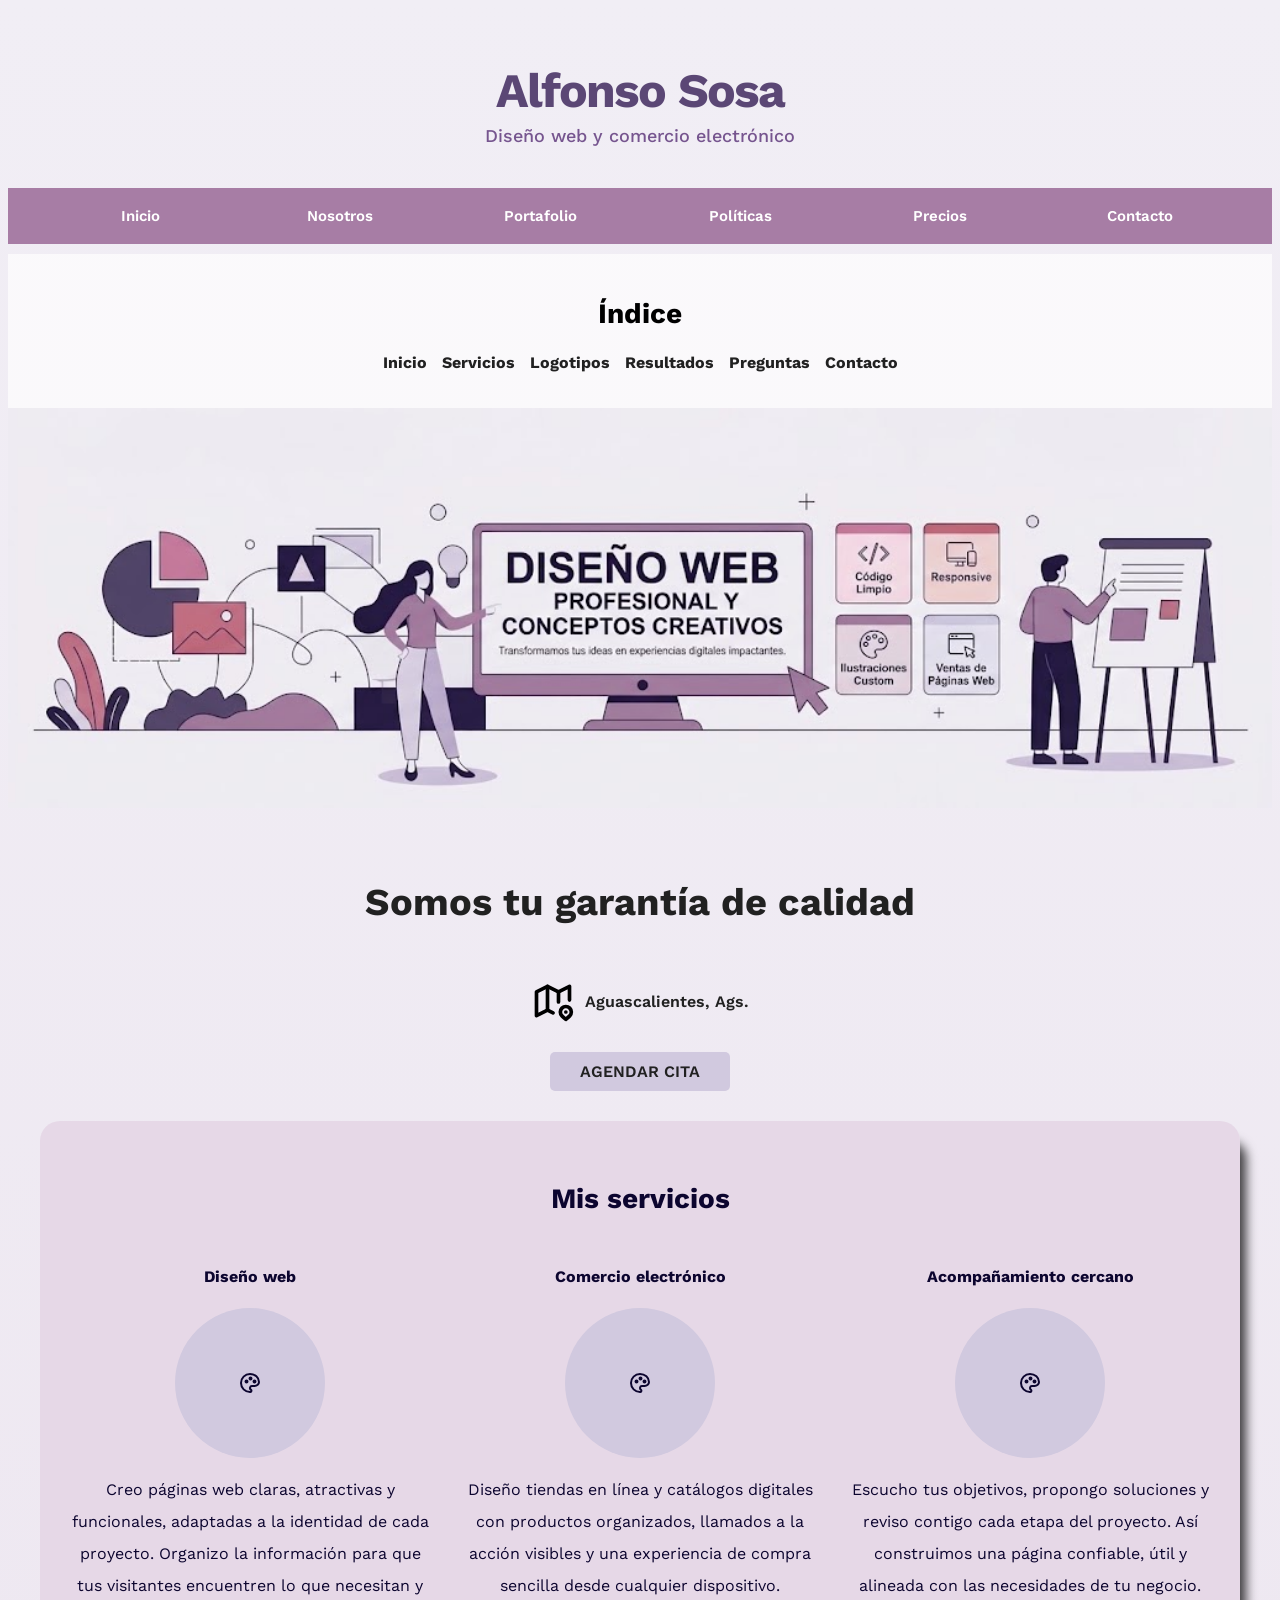
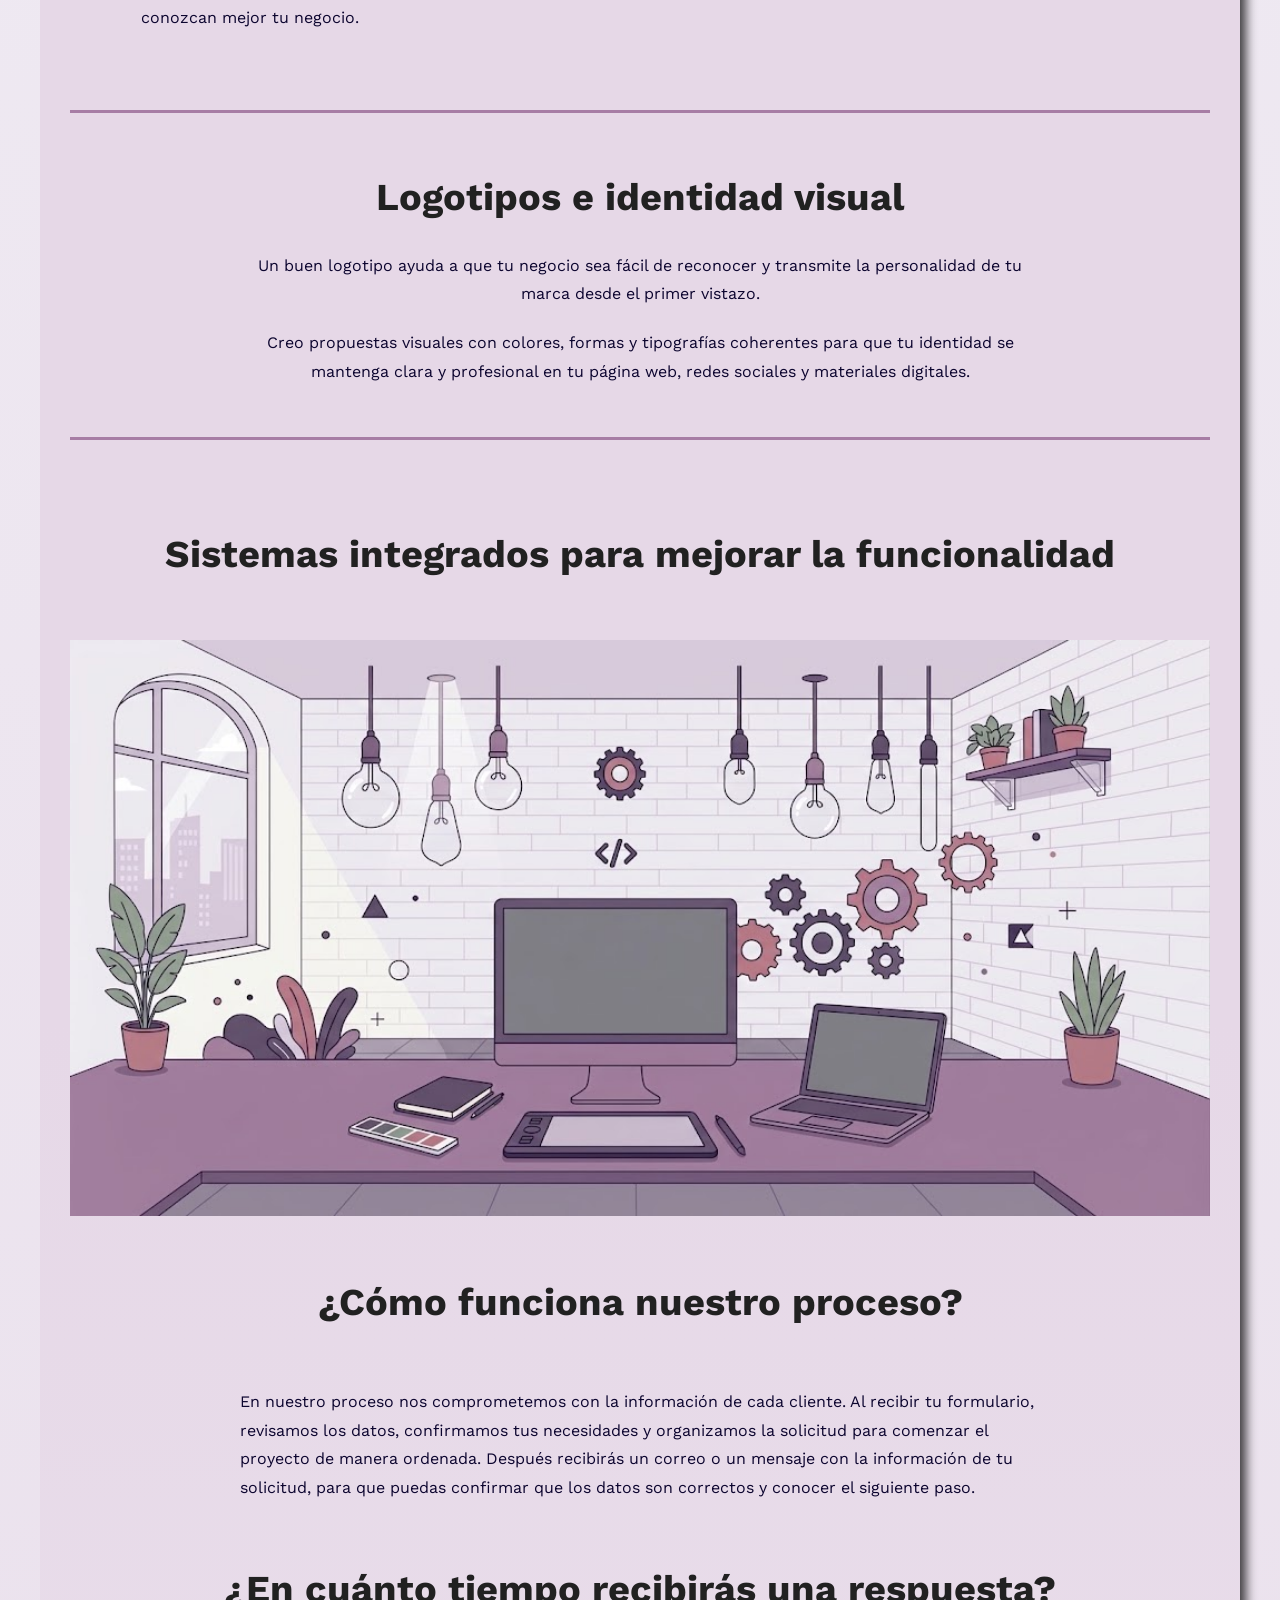
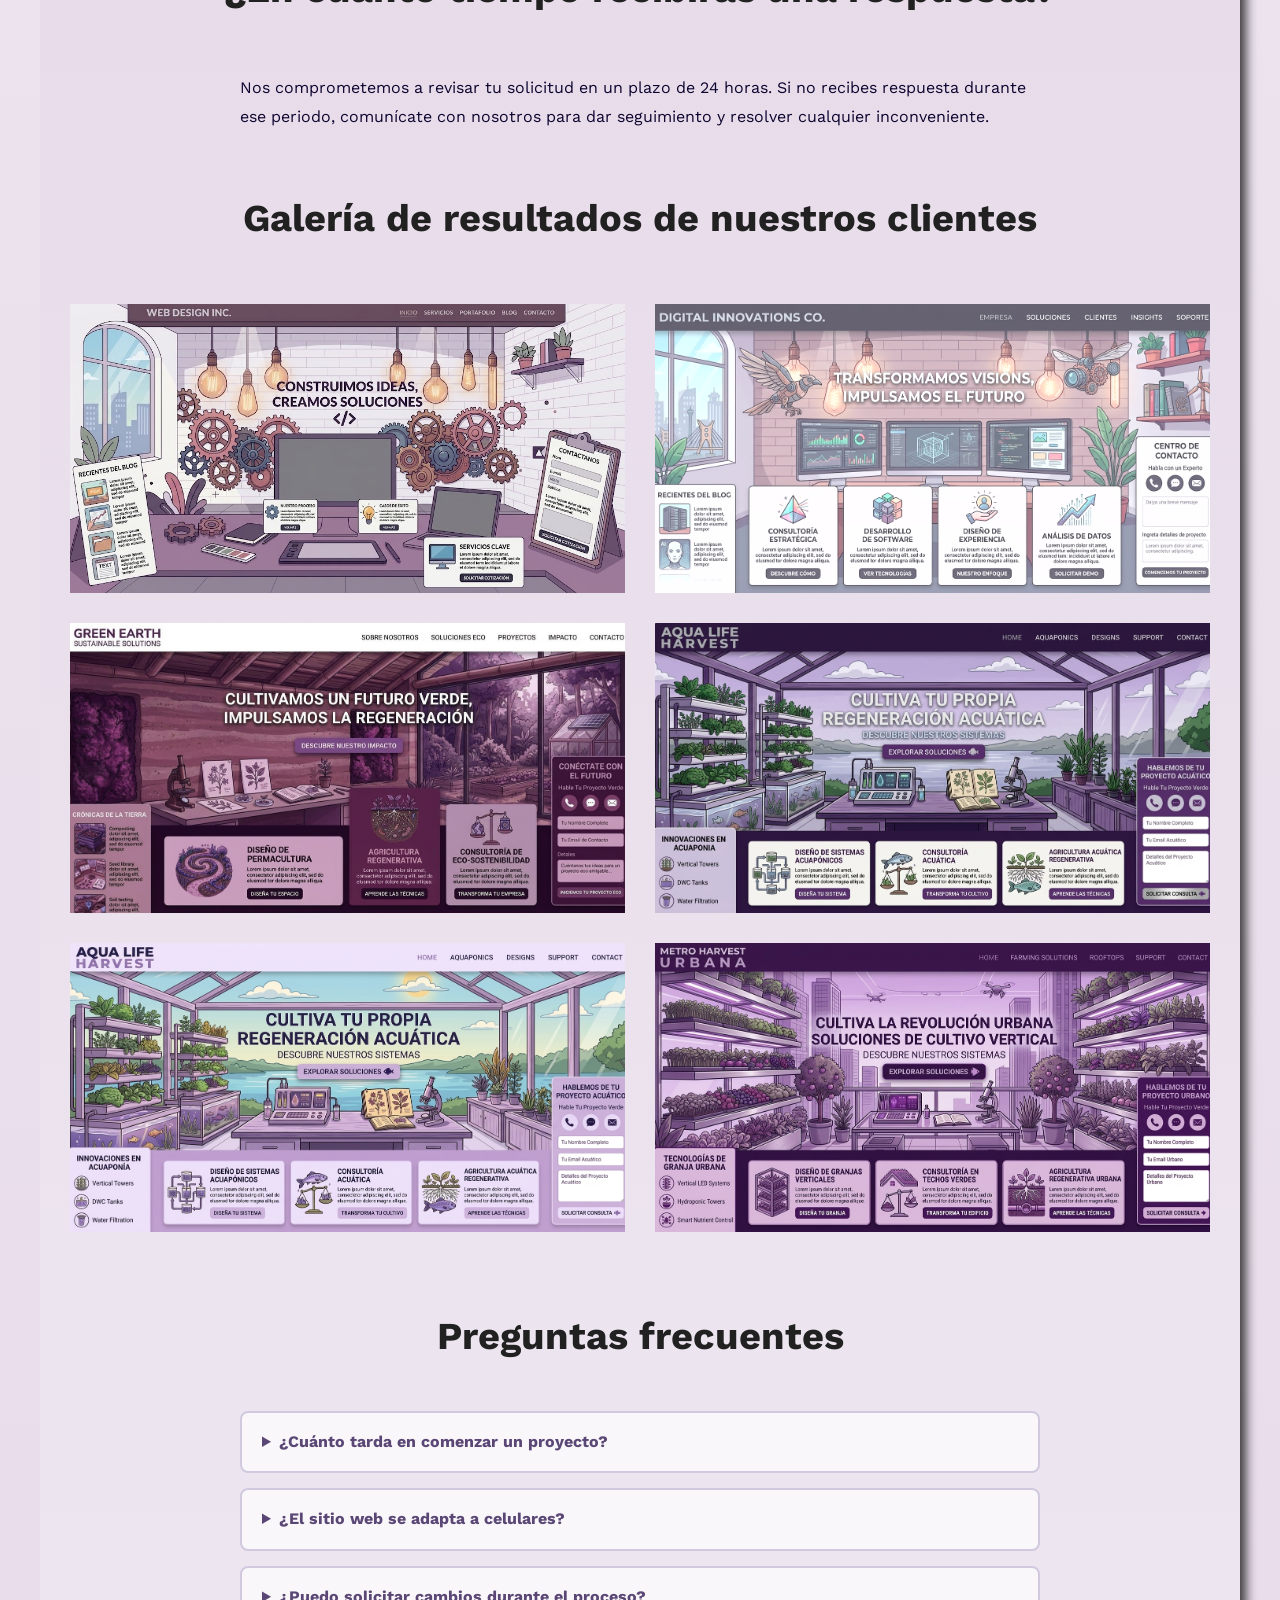
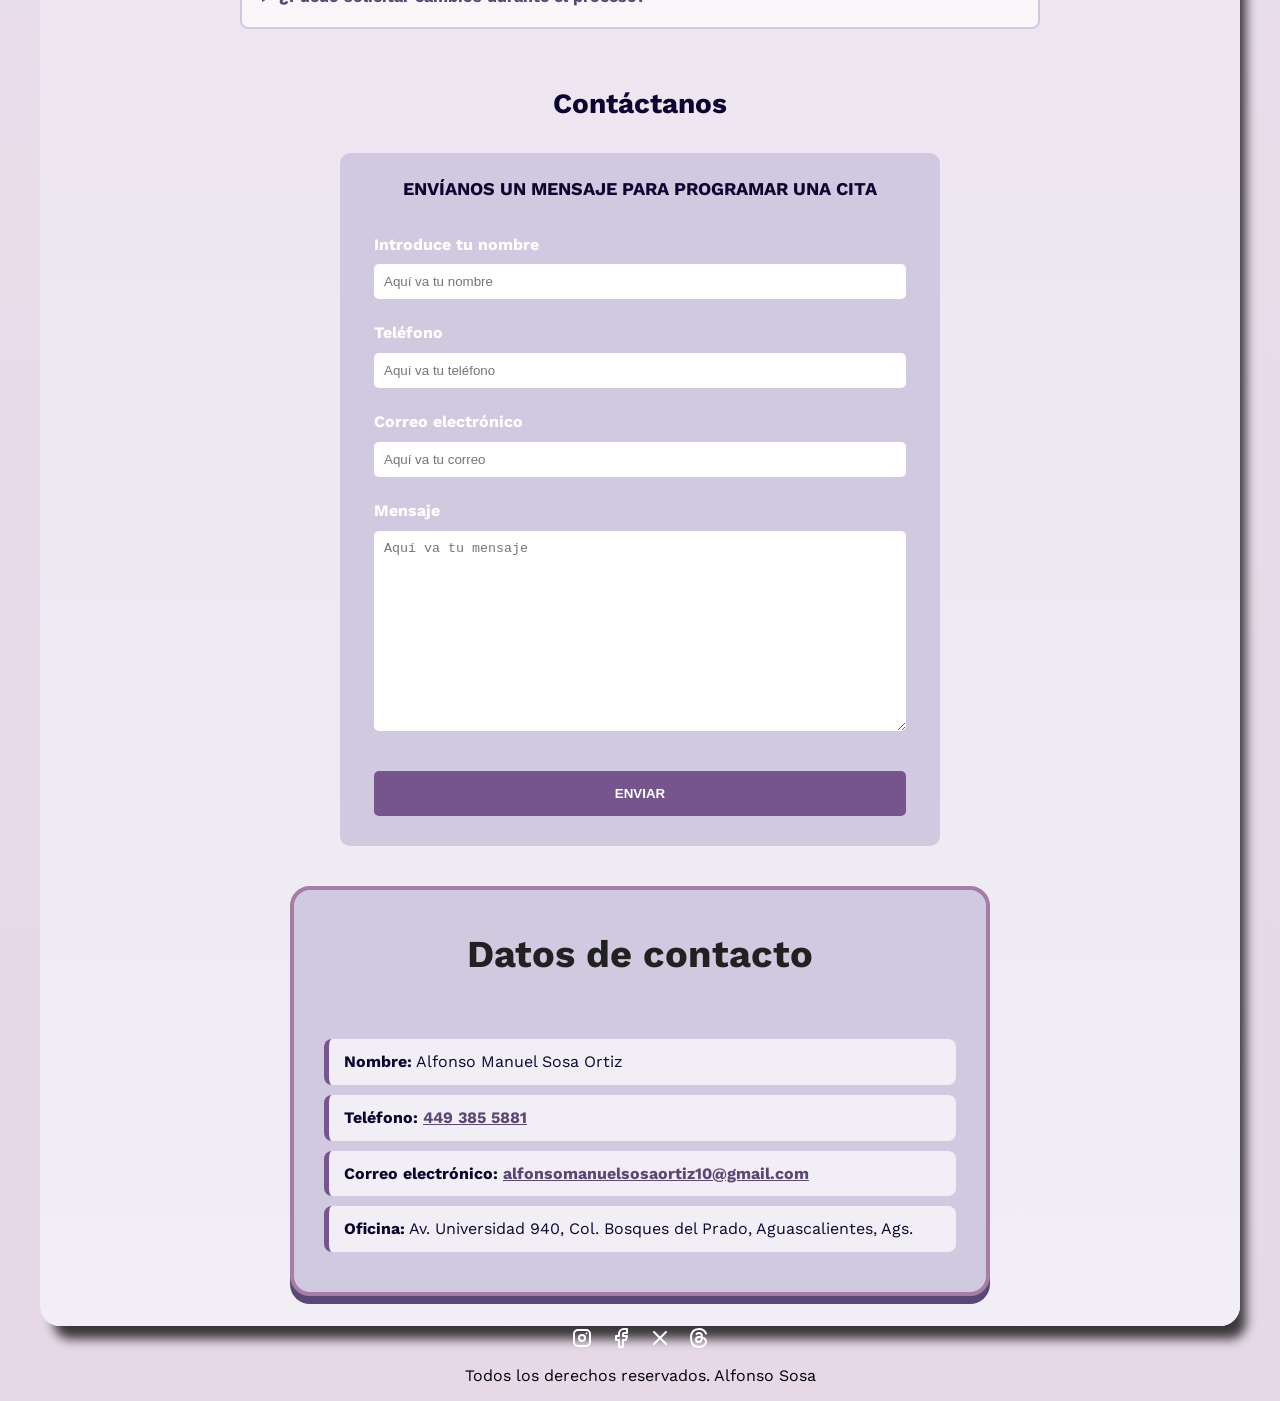
<file: DiseñoWeb/index.html>
<!-- (<!DOCTYPE html>) Declara que el documento utiliza HTML5. -->
<!-- (<!DOCTYPE html>) Repite que este documento utiliza la versión HTML5. -->
<!DOCTYPE html>
<html lang="es">
<!-- (<head>) Contiene la configuración no visible de la página. -->
<!-- (<head>) Repite que aquí se encuentran el título, metadatos y enlace al CSS. -->
<head>
    <meta charset="UTF-8">
    <meta name="viewport" content="width=device-width, initial-scale=1.0">
    <title>Crea tu propia página web | Alfonso Sosa</title>
    <link rel="stylesheet" href="CSS/Styles.css">
</head>
<!-- (<body>) Contiene todo el contenido visible para el visitante. -->
<!-- (<body>) Repite que dentro de este elemento se muestra la página al visitante. -->
<body>
    <!-- las etiquetas de arriba sirven para ponerle estilos a nuestra pagina web, es decir, que le podemos poner colores, tamaños de letra, tipos de letra, etc. a nuestra pagina web. y tambien podemos ponerle estilos a nuestras imagenes, es decir, que le podemos poner bordes, sombras, etc. a nuestras imagenes. -->
    <!-- La etiqueta header nos ayuda a identificar el contenido del encabezado de nuestra pagina web -->
    <!-- (<header class="encabezado">) Encabezado con el nombre y la identidad del sitio. -->
    <!-- (<header class="encabezado">) Repite que esta sección presenta la identidad del negocio. -->
    <header id="inicio" class="encabezado">
        <div class="contenedor">
            <p class="marca">Alfonso Sosa<span>Diseño web y comercio electrónico</span></p>
        </div>
    </header>
    <!-- (<div class="barra-navegacion">) Barra con los enlaces principales del sitio. -->
    <!-- (<div class="barra-navegacion">) Repite que este bloque contiene el menú principal. -->
    <div class="barra-navegacion">
        <nav class="navegacion contenedor" aria-label="Navegación principal">
            <a href="index.html" aria-current="page">Inicio</a>
            <a href="pages/nosotros.html">Nosotros</a>
            <a href="pages/portafolio.html">Portafolio</a>
            <a href="pages/politicas.html">Políticas</a>
            <a href="pages/precios.html">Precios</a>
            <a href="#contacto">Contacto</a>
            <!-- la letra a es un hipervinculo, es decir, que te lleva a otra pagina web, en este caso te lleva a la pagina web que esta en la direccion "a", pero si le pones una direccion de una pagina web real, te llevara a esa pagina web. por ejemplo, si le pones "https://www.google.com" te llevara a la pagina web de google. -->
        </nav>
    </div>

    <!-- (<section class="indice">) Índice para acceder rápidamente a las secciones de la portada. -->
    <!-- (<section class="indice">) Repite que esta sección enlaza con las partes de la página. -->
    <section id="indice" class="indice">
        <div class="contenedor">
            <h2>Índice</h2>
            <ul class="lista-indice">
                <li><a href="#inicio">Inicio</a></li>
                <li><a href="#servicios">Servicios</a></li>
                <li><a href="#logotipos">Logotipos</a></li>
                <li><a href="#resultados">Resultados</a></li>
                <li><a href="#preguntas">Preguntas</a></li>
                <li><a href="#contacto">Contacto</a></li>
            </ul>
        </div>
    </section>

    <!-- (<section class="hero portada">) Portada visual con la imagen principal del proyecto. -->
    <!-- (<section class="hero portada">) Repite que este bloque funciona como portada visual. -->
    <section class="hero portada">
        <div class="contenido-hero">
            <img src="img/hero.jpg" alt="Diseño visual de una página web" width="1500" height="800">
        </div>
    </section>

    <section class="datos-hero contenedor">
        <h2 class="subtitulo">Somos tu garantía de calidad</h2>

        <div class="info-ubicacion">
            <svg xmlns="http://www.w3.org/2000/svg" width="44" height="44" viewBox="0 0 24 24" fill="none" stroke="currentColor" stroke-width="2" stroke-linecap="round" stroke-linejoin="round" class="icon icon-tabler icons-tabler-outline icon-tabler-map-2"><path stroke="none" d="M0 0h24v24H0z" fill="none" /><path d="M12 18.5l-3 -1.5l-6 3v-13l6 -3l6 3l6 -3v7.5" /><path d="M9 4v13" /><path d="M15 7v5.5" /><path d="M21.121 20.121a3 3 0 1 0 -4.242 0c.418 .419 1.125 1.045 2.121 1.879c1.051 -.89 1.759 -1.516 2.121 -1.879" /><path d="M19 18v.01" /></svg>
            <p class="place">Aguascalientes, Ags.</p>
        </div>

        <a href="#contacto" class="place boton">Agendar cita</a>
    </section>

    <!-- (<main class="contenedor sombra">) Contenido principal con servicios y contacto. -->
    <!-- (<main class="contenedor sombra">) Repite que aquí comienza el contenido principal del sitio. -->
    <main id="cuerpo" class="contenedor sombra">

        <h2 id="servicios">Mis servicios</h2>

        <!-- (<div class="servicios">) Lista de servicios ofrecidos al cliente. -->
        <div class="servicios">
        
            <section class="servicio">
               <h3>Diseño web</h3>

                   <div class="icono">
                     <svg xmlns="http://www.w3.org/2000/svg" width="24" height="24" viewBox="0 0 24 24" fill="none" stroke="currentColor" stroke-width="2" stroke-linecap="round" stroke-linejoin="round" class="icon icon-tabler icons-tabler-outline icon-tabler-palette"><path stroke="none" d="M0 0h24v24H0z" fill="none" /><path d="M12 21a9 9 0 0 1 0 -18c4.97 0 9 3.582 9 8c0 1.06 -.474 2.078 -1.318 2.828c-.844 .75 -1.989 1.172 -3.182 1.172h-2.5a2 2 0 0 0 -1 3.75a1.3 1.3 0 0 1 -1 2.25" /><path d="M7.5 10.5a1 1 0 1 0 2 0a1 1 0 1 0 -2 0" /><path d="M11.5 7.5a1 1 0 1 0 2 0a1 1 0 1 0 -2 0" /><path d="M15.5 10.5a1 1 0 1 0 2 0a1 1 0 1 0 -2 0" /></svg>
                         </div>
                        <p>Creo páginas web claras, atractivas y funcionales, adaptadas a la identidad de cada proyecto. Organizo la información para que tus visitantes encuentren lo que necesitan y conozcan mejor tu negocio.</p>
                    </section>

                    <section class="servicio">
                <h3>Comercio electrónico</h3>

                     <div class="icono">
                     <svg xmlns="http://www.w3.org/2000/svg" width="24" height="24" viewBox="0 0 24 24" fill="none" stroke="currentColor" stroke-width="2" stroke-linecap="round" stroke-linejoin="round" class="icon icon-tabler icons-tabler-outline icon-tabler-palette"><path stroke="none" d="M0 0h24v24H0z" fill="none" /><path d="M12 21a9 9 0 0 1 0 -18c4.97 0 9 3.582 9 8c0 1.06 -.474 2.078 -1.318 2.828c-.844 .75 -1.989 1.172 -3.182 1.172h-2.5a2 2 0 0 0 -1 3.75a1.3 1.3 0 0 1 -1 2.25" /><path d="M7.5 10.5a1 1 0 1 0 2 0a1 1 0 1 0 -2 0" /><path d="M11.5 7.5a1 1 0 1 0 2 0a1 1 0 1 0 -2 0" /><path d="M15.5 10.5a1 1 0 1 0 2 0a1 1 0 1 0 -2 0" /></svg>
                         </div>
                        <p>Diseño tiendas en línea y catálogos digitales con productos organizados, llamados a la acción visibles y una experiencia de compra sencilla desde cualquier dispositivo.</p>
                    </section>

                    <section class="servicio">
                <h3>Acompañamiento cercano</h3>

                    <div class="icono">
                    <svg xmlns="http://www.w3.org/2000/svg" width="24" height="24" viewBox="0 0 24 24" fill="none" stroke="currentColor" stroke-width="2" stroke-linecap="round" stroke-linejoin="round" class="icon icon-tabler icons-tabler-outline icon-tabler-palette"><path stroke="none" d="M0 0h24v24H0z" fill="none" /><path d="M12 21a9 9 0 0 1 0 -18c4.97 0 9 3.582 9 8c0 1.06 -.474 2.078 -1.318 2.828c-.844 .75 -1.989 1.172 -3.182 1.172h-2.5a2 2 0 0 0 -1 3.75a1.3 1.3 0 0 1 -1 2.25" /><path d="M7.5 10.5a1 1 0 1 0 2 0a1 1 0 1 0 -2 0" /><path d="M11.5 7.5a1 1 0 1 0 2 0a1 1 0 1 0 -2 0" /><path d="M15.5 10.5a1 1 0 1 0 2 0a1 1 0 1 0 -2 0" /></svg>
                         </div>
                        <p>Escucho tus objetivos, propongo soluciones y reviso contigo cada etapa del proyecto. Así construimos una página confiable, útil y alineada con las necesidades de tu negocio.</p>
            </section>

        </div>
        <!-- ahi va la seccion de formulario -->

        <!-- (<section class="logotipos">) Explica el servicio de logotipos e identidad visual. -->
        <section id="logotipos" class="logotipos">
            <h2 class="subtitulo">Logotipos e identidad visual</h2>
            <p class="texto">Un buen logotipo ayuda a que tu negocio sea fácil de reconocer y transmite la personalidad de tu marca desde el primer vistazo.</p>
            <p class="texto">Creo propuestas visuales con colores, formas y tipografías coherentes para que tu identidad se mantenga clara y profesional en tu página web, redes sociales y materiales digitales.</p>
        </section>

    <!-- (<section class="oreo">) Describe el proceso de trabajo y muestra resultados. -->
    <section class="oreo">
        <div class="contenido-oreo">
            <h2 class="subtitulo">Sistemas integrados para mejorar la funcionalidad</h2>
            <!-- aqui vamos a poner nuestra iimagen hero -->
             <img class="imagen-oreo" src="img/oreo.jpg" alt="Ejemplo de una interfaz web" width="1150" height="600">

            <h2 class="subtitulo">¿Cómo funciona nuestro proceso?</h2>

            <p class="texto">En nuestro proceso nos comprometemos con la información de cada cliente. Al recibir tu formulario, revisamos los datos, confirmamos tus necesidades y organizamos la solicitud para comenzar el proyecto de manera ordenada.

             Después recibirás un correo o un mensaje con la información de tu solicitud, para que puedas confirmar que los datos son correctos y conocer el siguiente paso.
            </p>

            <h2 class="subtitulo">¿En cuánto tiempo recibirás una respuesta?</h2>

             <p class="texto">Nos comprometemos a revisar tu solicitud en un plazo de 24 horas. Si no recibes respuesta durante ese periodo, comunícate con nosotros para dar seguimiento y resolver cualquier inconveniente.
            </p>

            <h2 id="resultados" class="subtitulo">Galería de resultados de nuestros clientes</h2>

            <div class="galeria">
                <section class="game">
        <div class="contenido-game">
             <img src="img/game.jpg" alt="Proyecto web de videojuegos" width="1150" height="600">
        </div>
                </section>

                 <section class="digital">
        <div class="contenido-digital">
             <img src="img/digital.png" alt="Proyecto de diseño digital" width="1150" height="600">
        </div>
                 </section>

                 <section class="verde">
        <div class="contenido-verde">
             <img src="img/verde.jpg" alt="Proyecto web con identidad visual verde" width="1150" height="600">
        </div>
                 </section>

                 <section class="azul">
        <div class="contenido-azul">
             <img src="img/azul.jpg" alt="Proyecto web con identidad visual azul" width="1150" height="600">
        </div>
                 </section>

                 <section class="rojo">
        <div class="contenido-rojo">
             <img src="img/rojo.jpg" alt="Proyecto web con identidad visual roja" width="1150" height="600">
        </div>
                 </section>

                 <section class="blanco">
        <div class="contenido-blanco">
             <img src="img/blanco.jpg" alt="Proyecto web con identidad visual clara" width="1150" height="600">
        </div>
                 </section>
              </div>

        <!-- (<section class="preguntas-frecuentes">) Preguntas frecuentes para resolver dudas del visitante. -->
        <section id="preguntas" class="preguntas-frecuentes">
            <h2 class="subtitulo">Preguntas frecuentes</h2>

            <div class="preguntas-lista">
                <details>
                    <summary>¿Cuánto tarda en comenzar un proyecto?</summary>
                    <p>Después de recibir tu información, revisamos tus necesidades y nos ponemos en contacto contigo en un plazo máximo de 24 horas.</p>
                </details>

                <details>
                    <summary>¿El sitio web se adapta a celulares?</summary>
                    <p>Sí. Cada página se diseña para verse correctamente en celulares, tabletas y computadoras.</p>
                </details>

                <details>
                    <summary>¿Puedo solicitar cambios durante el proceso?</summary>
                    <p>Claro. Revisamos cada etapa contigo para realizar ajustes y mantener el proyecto alineado con tus objetivos.</p>
                </details>
            </div>
        </section>

         <!-- (<section class="contacto">) Formulario y datos para solicitar una cita. -->
         <section id="contacto" class="contacto">

            <!-- titulo de la nueva seccion -->
            <h2>Contáctanos</h2>

            <form class="formulario">
            <fieldset>
           <legend>Envíanos un mensaje para programar una cita</legend>

           <div class="contenedor-campos">
            <div class="campo">
                <label>Introduce tu nombre</label>
                <input type="text"
                class="input-text"
                placeholder="Aquí va tu nombre">
            </div>

            <div class="campo">
                <label>Teléfono</label>
                    <input
                        class="input-text"
                        type="tel"
                        placeholder="Aquí va tu teléfono">
                     </div>

                     <div class="campo">
                        <label>Correo electrónico</label>
                        <input
                            class="input-text"
                            type="email"
                            placeholder="Aquí va tu correo">
                     </div>

                     <div class="campo">
                       <label>Mensaje</label>
                      <textarea 
                            class="input-text"
                            placeholder="Aquí va tu mensaje"></textarea>
                  </div>

                  <div class="enviar">
                    <input
                        type="submit"
                        class="boton"
                        value="Enviar">
                  </div>
                </div>
                </fieldset>
          </form>
            </section>
            </div>
            </section>

            <section class="datos-contacto">
                <h2 class="subtitulo">Datos de contacto</h2>
                <p><strong>Nombre:</strong> Alfonso Manuel Sosa Ortiz</p>
                <p><strong>Teléfono:</strong> <a href="tel:+524493855881">449 385 5881</a></p>
                <p><strong>Correo electrónico:</strong> <a href="mailto:alfonsomanuelsosaortiz10@gmail.com">alfonsomanuelsosaortiz10@gmail.com</a></p>
                <p><strong>Oficina:</strong> Av. Universidad 940, Col. Bosques del Prado, Aguascalientes, Ags.</p>
            </section>
    </main>

    <!-- (<footer>) Pie con redes sociales y derechos reservados. -->
    <footer id="pie">
        <!-- aqui los alumnos va a angregar 4 iconos de 4 redes sociales y van a linkearlos a sus redes social  -->

        <div class="redes-sociales">

            <a href="https://www.instagram.com/the.alfiie?igsi=MXFncmRmZGd5dHoy" target="_blank">
                <svg xmlns="http://www.w3.org/2000/svg" width="24" height="24" viewBox="0 0 24 24" fill="none" stroke="currentColor" stroke-width="2" stroke-linecap="round" stroke-linejoin="round" class="icon icon-tabler icons-tabler-outline icon-tabler-brand-instagram"><path stroke="none" d="M0 0h24v24H0z" fill="none" /><path d="M4 8a4 4 0 0 1 4 -4h8a4 4 0 0 1 4 4v8a4 4 0 0 1 -4 4h-8a4 4 0 0 1 -4 -4l0 -8" /><path d="M9 12a3 3 0 1 0 6 0a3 3 0 0 0 -6 0" /><path d="M16.5 7.5v.01" /></svg></a>
            <a href="https://www.facebook.com/share/1GicewVMyk/" target="_blank">
                <svg xmlns="http://www.w3.org/2000/svg" width="24" height="24" viewBox="0 0 24 24" fill="none" stroke="currentColor" stroke-width="2" stroke-linecap="round" stroke-linejoin="round" class="icon icon-tabler icons-tabler-outline icon-tabler-brand-facebook"><path stroke="none" d="M0 0h24v24H0z" fill="none" /><path d="M7 10v4h3v7h4v-7h3l1 -4h-4v-2a1 1 0 0 1 1 -1h3v-4h-3a5 5 0 0 0 -5 5v2h-3" /></svg></a>
            <a href="https://x.com/ethical_comerce" target="_blank">
                <svg xmlns="http://www.w3.org/2000/svg" width="24" height="24" viewBox="0 0 24 24" fill="none" stroke="currentColor" stroke-width="2" stroke-linecap="round" stroke-linejoin="round" class="icon icon-tabler icons-tabler-outline icon-tabler-x"><path stroke="none" d="M0 0h24v24H0z" fill="none" /><path d="M18 6l-12 12" /><path d="M6 6l12 12" /></svg></a>
            <a href="https://www.threads.com/@the.alfiie" target="_blank">
                <svg xmlns="http://www.w3.org/2000/svg" width="24" height="24" viewBox="0 0 24 24" fill="none" stroke="currentColor" stroke-width="2" stroke-linecap="round" stroke-linejoin="round" class="icon icon-tabler icons-tabler-outline icon-tabler-brand-threads"><path stroke="none" d="M0 0h24v24H0z" fill="none" /><path d="M19 7.5c-1.333 -3 -3.667 -4.5 -7 -4.5c-5 0 -8 2.5 -8 9s3.5 9 8 9s7 -3 7 -5s-1 -5 -7 -5c-2.5 0 -3 1.25 -3 2.5c0 1.5 1 2.5 2.5 2.5c2.5 0 3.5 -1.5 3.5 -5s-2 -4 -3 -4s-1.833 .333 -2.5 1" /></svg></a>

        </div>
         <p>Todos los derechos reservados. Alfonso Sosa</p>
    </footer>

</body>
</html>
</file>
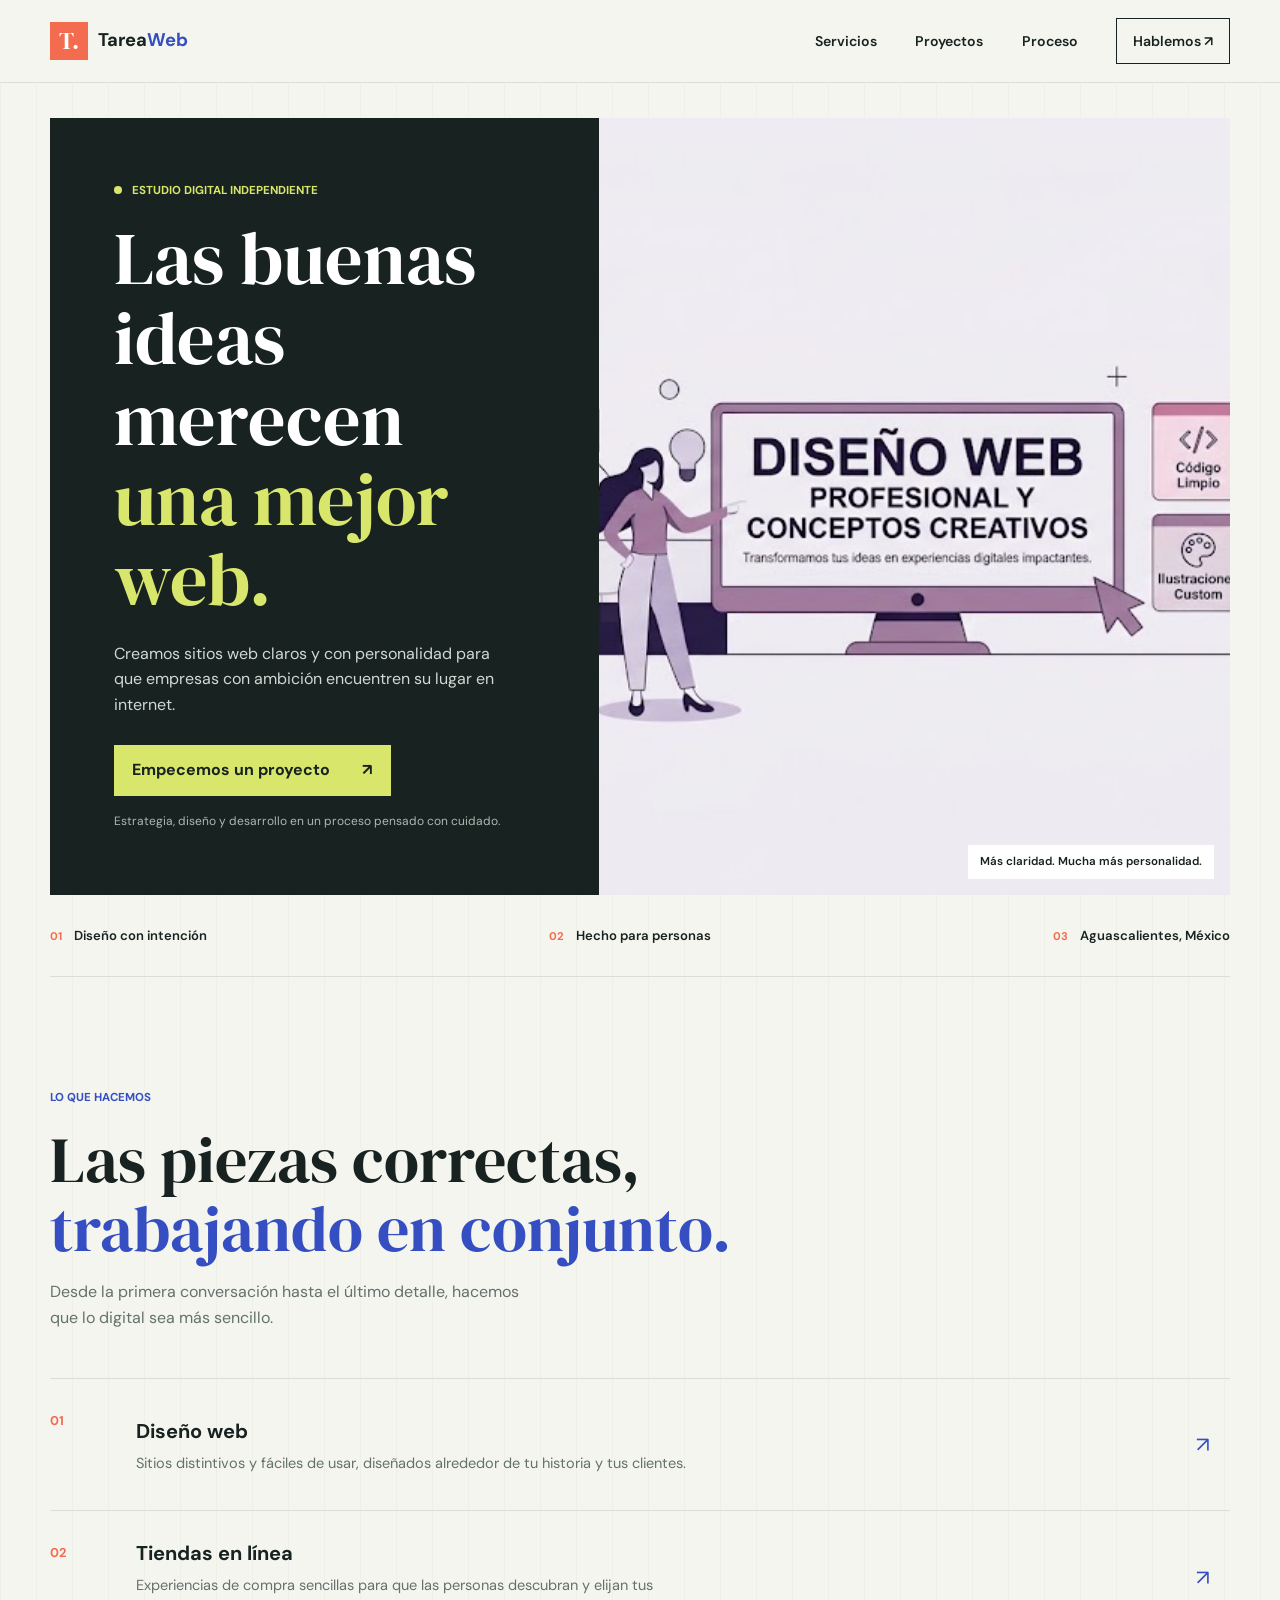
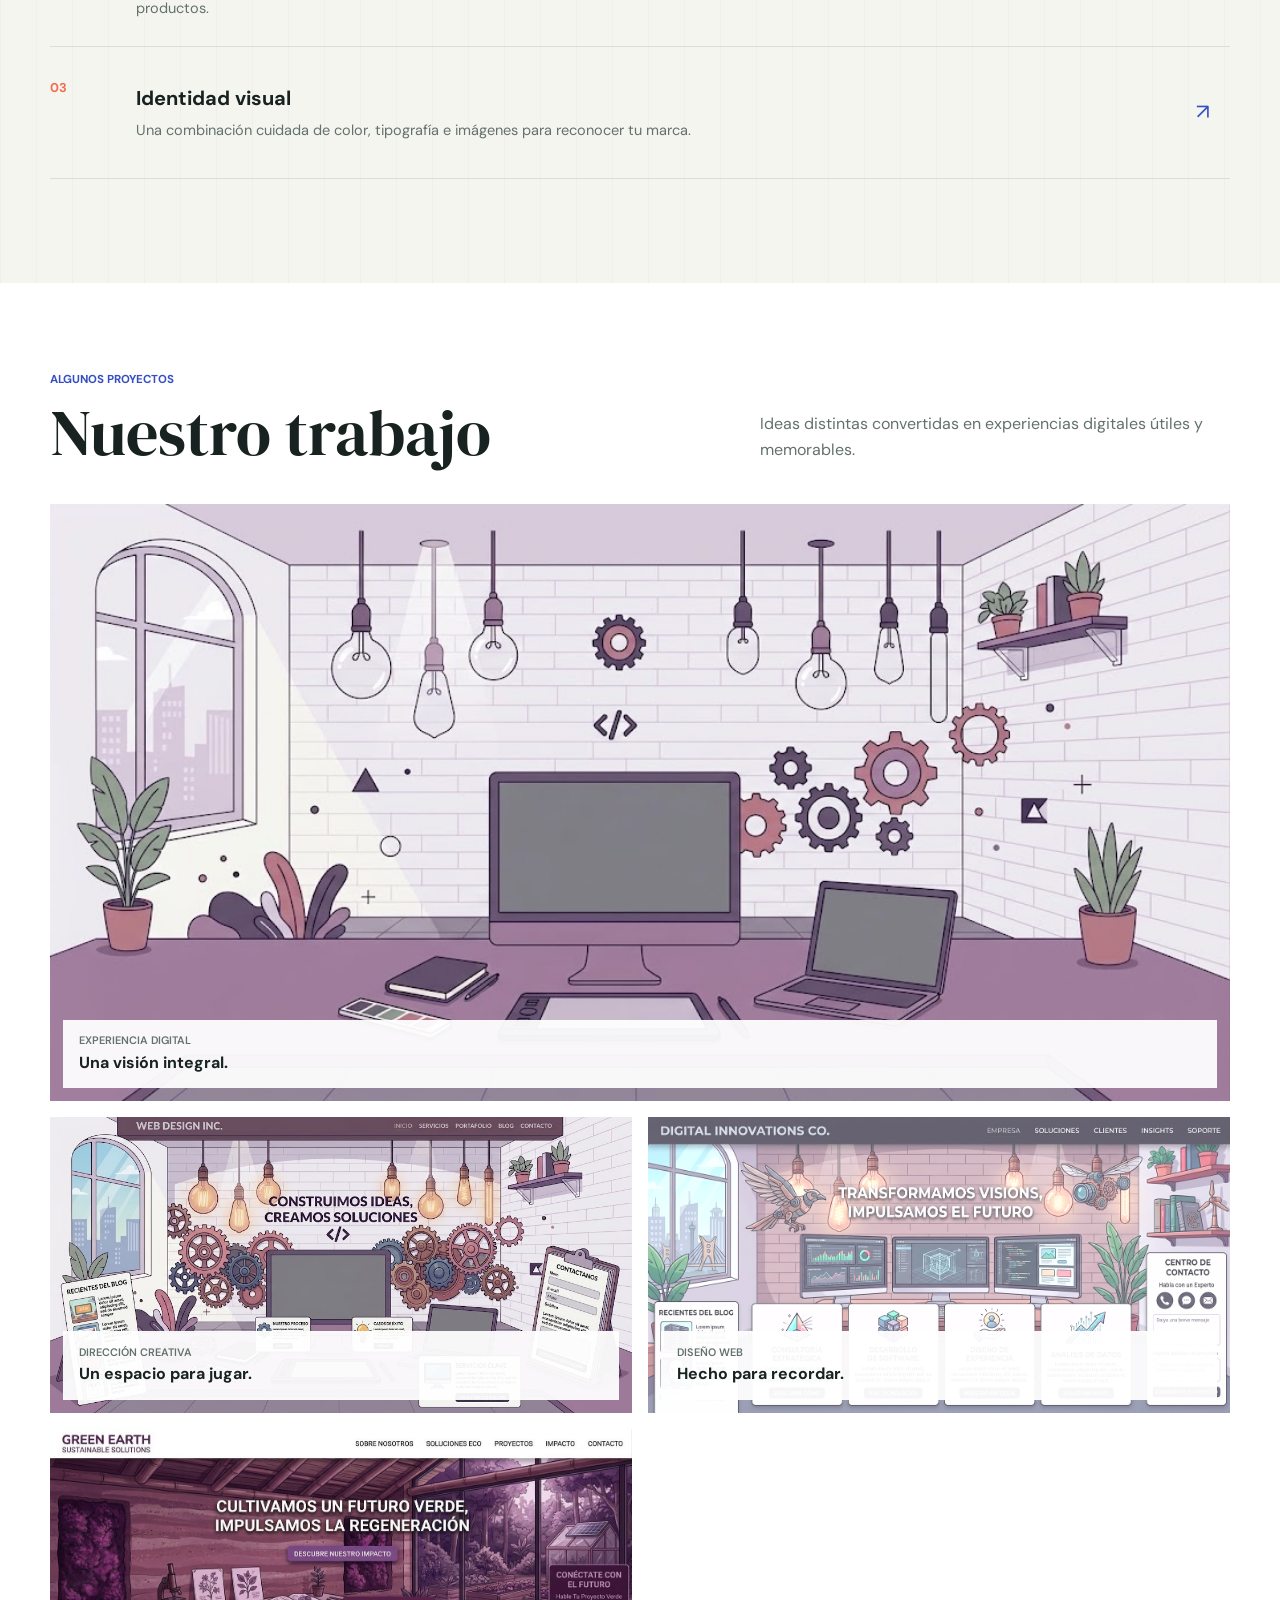
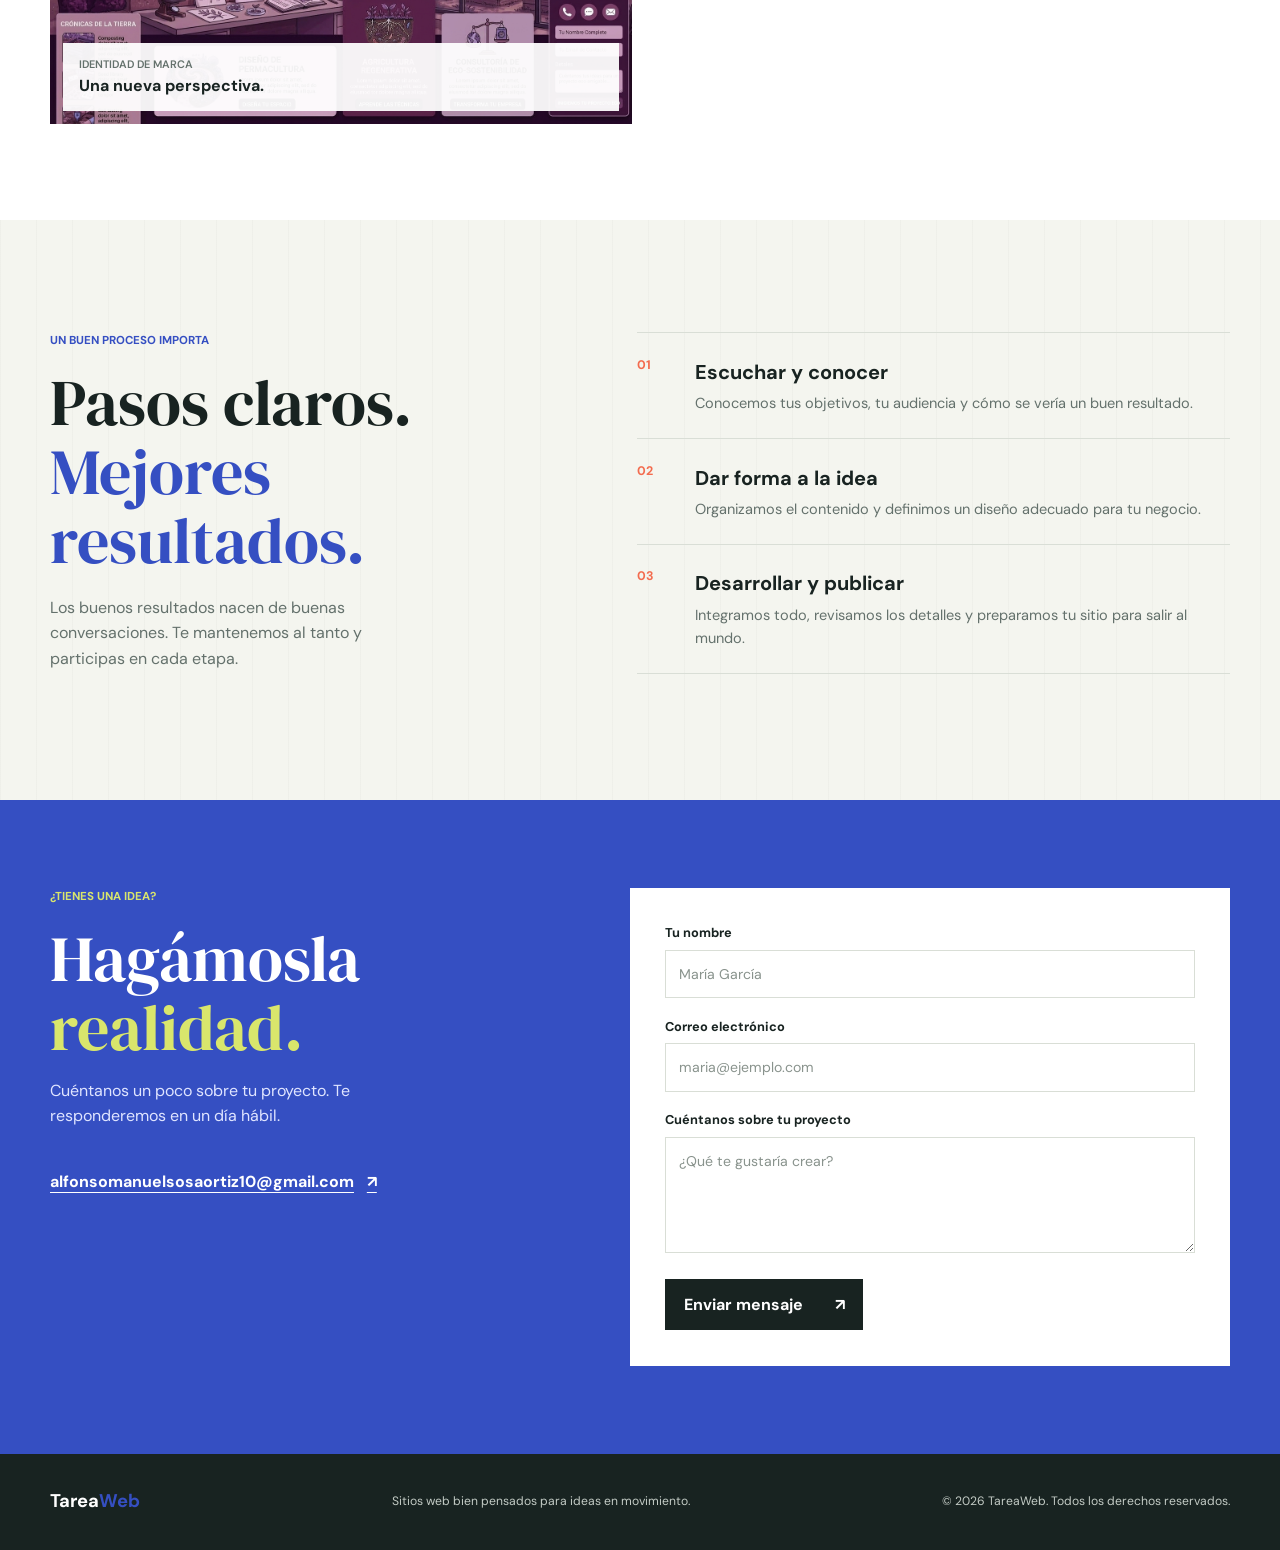
<file: tareaweb/index.html>
<!-- 01 | DOCTYPE: indica al navegador que utilice las reglas modernas de HTML5. -->
<!DOCTYPE html>
<!-- 02 | html: establece el idioma para las herramientas de accesibilidad y los buscadores. -->
<html lang="es">
	<!-- 03 | head: contiene ajustes y recursos que no se muestran como contenido. -->
	<head>
		<!-- 04 | charset: permite mostrar correctamente letras y signos de puntuación. -->
		<meta charset="UTF-8">
		<!-- 05 | viewport: adapta el diseño al ancho real de la pantalla, también en móviles. -->
		<meta name="viewport" content="width=device-width, initial-scale=1.0">
		<!-- 06 | description: ofrece un resumen breve para buscadores y vistas previas. -->
		<meta name="description" content="TareaWeb crea sitios web y experiencias digitales para empresas en crecimiento.">
		<!-- 07 | title: muestra el nombre de la página en la pestaña del navegador. -->
		<title>TareaWeb | Estudio digital</title>
		<!-- 08 | stylesheet: carga las reglas de diseño desde la carpeta de estilos. -->
		<link rel="stylesheet" href="styles/tarea.css">
	</head>
	<!-- 09 | body: contiene todo el contenido visible de la página. -->
	<body>
		<!-- 10 | skip link: permite a quienes navegan con teclado ir al contenido principal. -->
		<a class="skip-link" href="#main-content">Ir al contenido</a>

		<!-- 11 | site header: agrupa la marca y la navegación principal. -->
		<header class="site-header" id="top">
			<div class="header-inner">
				<!-- 12 | brand link: lleva al inicio de la página principal. -->
				<a class="brand" href="#top" aria-label="Inicio de TareaWeb">
					<span class="brand-mark" aria-hidden="true">T.</span>
					<span class="brand-name">Tarea<span>Web</span></span>
				</a>
				<!-- 13 | primary navigation: enlaza con las secciones principales de la página. -->
				<nav class="main-nav" aria-label="Navegación principal">
					<a href="#services">Servicios</a>
					<a href="#work">Proyectos</a>
					<a href="#approach">Proceso</a>
					<a class="nav-contact" href="#contact">Hablemos <span aria-hidden="true">↗</span></a>
				</nav>
			</div>
		</header>

		<!-- 14 | main: agrupa el contenido central y único de esta página. -->
		<main id="main-content">
			<!-- 15 | hero: presenta el estudio y su propuesta principal. -->
			<section class="hero section-wrap" aria-labelledby="hero-title">
				<div class="hero-copy">
					<!-- 16 | eyebrow: identifica brevemente el tipo de estudio. -->
					<p class="eyebrow"><span class="status-dot" aria-hidden="true"></span> Estudio digital independiente</p>
					<!-- 17 | hero heading: expresa la promesa central de la página. -->
					<h1 id="hero-title">Las buenas ideas merecen <span>una mejor web.</span></h1>
					<p class="hero-description">Creamos sitios web claros y con personalidad para que empresas con ambición encuentren su lugar en internet.</p>
					<!-- 18 | primary call to action: lleva al visitante al formulario de contacto. -->
					<a class="button button-light" href="#contact">Empecemos un proyecto <span aria-hidden="true">↗</span></a>
					<p class="hero-note">Estrategia, diseño y desarrollo en un proceso pensado con cuidado.</p>
				</div>
				<!-- 19 | hero image: muestra un ejemplo visual de un proyecto digital. -->
				<div class="hero-visual">
					<img src="img/hero.jpg" alt="Proyecto de diseño digital colorido mostrado en pantalla" width="1500" height="800">
					<span class="image-caption">Más claridad. Mucha más personalidad.</span>
				</div>
			</section>

			<!-- 20 | studio facts: resume el enfoque y la ubicación del estudio. -->
			<section class="studio-strip section-wrap" aria-label="Datos del estudio">
				<p><span class="strip-number">01</span> Diseño con intención</p>
				<p><span class="strip-number">02</span> Hecho para personas</p>
				<p><span class="strip-number">03</span> Aguascalientes, México</p>
			</section>

			<!-- 21 | services section: resume las principales especialidades del estudio. -->
			<section class="content-section section-wrap" id="services" aria-labelledby="services-title">
				<div class="section-heading">
					<p class="eyebrow">Lo que hacemos</p>
					<h2 id="services-title">Las piezas correctas, <span>trabajando en conjunto.</span></h2>
					<p>Desde la primera conversación hasta el último detalle, hacemos que lo digital sea más sencillo.</p>
				</div>
				<div class="service-list">
					<!-- 22 | service article: describe el servicio de diseño web. -->
					<article class="service-item">
						<span class="service-number">01</span>
						<div><h3>Diseño web</h3><p>Sitios distintivos y fáciles de usar, diseñados alrededor de tu historia y tus clientes.</p></div>
						<span class="service-arrow" aria-hidden="true">↗</span>
					</article>
					<!-- 23 | service article: describe el diseño de tiendas y catálogos digitales. -->
					<article class="service-item">
						<span class="service-number">02</span>
						<div><h3>Tiendas en línea</h3><p>Experiencias de compra sencillas para que las personas descubran y elijan tus productos.</p></div>
						<span class="service-arrow" aria-hidden="true">↗</span>
					</article>
					<!-- 24 | service article: describe el trabajo de identidad visual y marca. -->
					<article class="service-item">
						<span class="service-number">03</span>
						<div><h3>Identidad visual</h3><p>Una combinación cuidada de color, tipografía e imágenes para reconocer tu marca.</p></div>
						<span class="service-arrow" aria-hidden="true">↗</span>
					</article>
				</div>
			</section>

			<!-- 25 | work section: presenta algunos proyectos del portafolio. -->
			<section class="work-section" id="work" aria-labelledby="work-title">
				<div class="section-wrap">
					<div class="work-heading">
						<div><p class="eyebrow">Algunos proyectos</p><h2 id="work-title">Nuestro trabajo</h2></div>
						<p>Ideas distintas convertidas en experiencias digitales útiles y memorables.</p>
					</div>
					<!-- 26 | project grid: organiza los ejemplos en una galería adaptable. -->
					<div class="project-grid">
						<!-- 27 | featured project: da mayor énfasis visual al primer proyecto. -->
						<figure class="project-card project-feature">
							<img src="img/oreo.jpg" alt="Concepto de interfaz web con detalles visuales destacados" width="1150" height="600" loading="lazy">
							<figcaption><span>Experiencia digital</span><strong>Una visión integral.</strong></figcaption>
						</figure>
						<!-- 28 | project card: muestra un proyecto digital relacionado con videojuegos. -->
						<figure class="project-card project-coral">
							<img src="img/game.jpg" alt="Concepto de sitio web creativo para un proyecto de videojuegos" width="1150" height="600" loading="lazy">
							<figcaption><span>Dirección creativa</span><strong>Un espacio para jugar.</strong></figcaption>
						</figure>
						<!-- 29 | project card: muestra un ejemplo de diseño digital. -->
						<figure class="project-card project-blue">
							<img src="img/digital.png" alt="Proyecto de diseño digital con una composición limpia y actual" width="1150" height="600" loading="lazy">
							<figcaption><span>Diseño web</span><strong>Hecho para recordar.</strong></figcaption>
						</figure>
						<!-- 30 | project card: muestra un proyecto con identidad visual verde. -->
						<figure class="project-card project-green">
							<img src="img/verde.jpg" alt="Proyecto web con una identidad visual verde y fresca" width="1150" height="600" loading="lazy">
							<figcaption><span>Identidad de marca</span><strong>Una nueva perspectiva.</strong></figcaption>
						</figure>
					</div>
				</div>
			</section>

			<!-- 31 | approach section: explica de forma sencilla cómo se desarrolla cada proyecto. -->
			<section class="approach-section section-wrap" id="approach" aria-labelledby="approach-title">
				<div class="approach-intro">
					<p class="eyebrow">Un buen proceso importa</p>
					<h2 id="approach-title">Pasos claros.<br><span>Mejores resultados.</span></h2>
					<p>Los buenos resultados nacen de buenas conversaciones. Te mantenemos al tanto y participas en cada etapa.</p>
				</div>
				<!-- 32 | process list: explica las tres etapas habituales de un proyecto. -->
				<ol class="process-list">
					<li><span>01</span><div><h3>Escuchar y conocer</h3><p>Conocemos tus objetivos, tu audiencia y cómo se vería un buen resultado.</p></div></li>
					<li><span>02</span><div><h3>Dar forma a la idea</h3><p>Organizamos el contenido y definimos un diseño adecuado para tu negocio.</p></div></li>
					<li><span>03</span><div><h3>Desarrollar y publicar</h3><p>Integramos todo, revisamos los detalles y preparamos tu sitio para salir al mundo.</p></div></li>
				</ol>
			</section>

			<!-- 33 | contact section: invita a futuros clientes a compartir su proyecto. -->
			<section class="contact-section" id="contact" aria-labelledby="contact-title">
				<div class="contact-inner section-wrap">
					<div class="contact-copy">
						<p class="eyebrow">¿Tienes una idea?</p>
						<h2 id="contact-title">Hagámosla <span>realidad.</span></h2>
						<p>Cuéntanos un poco sobre tu proyecto. Te responderemos en un día hábil.</p>
						<a class="contact-email" href="mailto:alfonsomanuelsosaortiz10@gmail.com">alfonsomanuelsosaortiz10@gmail.com <span aria-hidden="true">↗</span></a>
					</div>
					<!-- 34 | contact form: recopila nombre, correo y detalles del proyecto. -->
					<form class="contact-form" action="#contact" method="get">
						<div class="form-field">
							<label for="visitor-name">Tu nombre</label>
							<input id="visitor-name" name="name" type="text" autocomplete="name" placeholder="María García" required>
						</div>
						<div class="form-field">
							<label for="visitor-email">Correo electrónico</label>
							<input id="visitor-email" name="email" type="email" autocomplete="email" placeholder="maria@ejemplo.com" required>
						</div>
						<div class="form-field">
							<label for="project-note">Cuéntanos sobre tu proyecto</label>
							<textarea id="project-note" name="message" rows="4" placeholder="¿Qué te gustaría crear?" required></textarea>
						</div>
						<!-- 35 | submit button: envía el formulario con el comportamiento predeterminado del navegador. -->
						<button class="button button-dark" type="submit">Enviar mensaje <span aria-hidden="true">↗</span></button>
					</form>
				</div>
			</section>
		</main>

		<!-- 36 | footer: cierra la página con la marca y el aviso de derechos reservados. -->
		<footer class="site-footer">
			<div class="footer-inner section-wrap">
				<a class="footer-brand" href="#top">Tarea<span>Web</span></a>
				<p>Sitios web bien pensados para ideas en movimiento.</p>
				<p class="copyright">© 2026 TareaWeb. Todos los derechos reservados.</p>
			</div>
		</footer>
	</body>
</html>
</file>
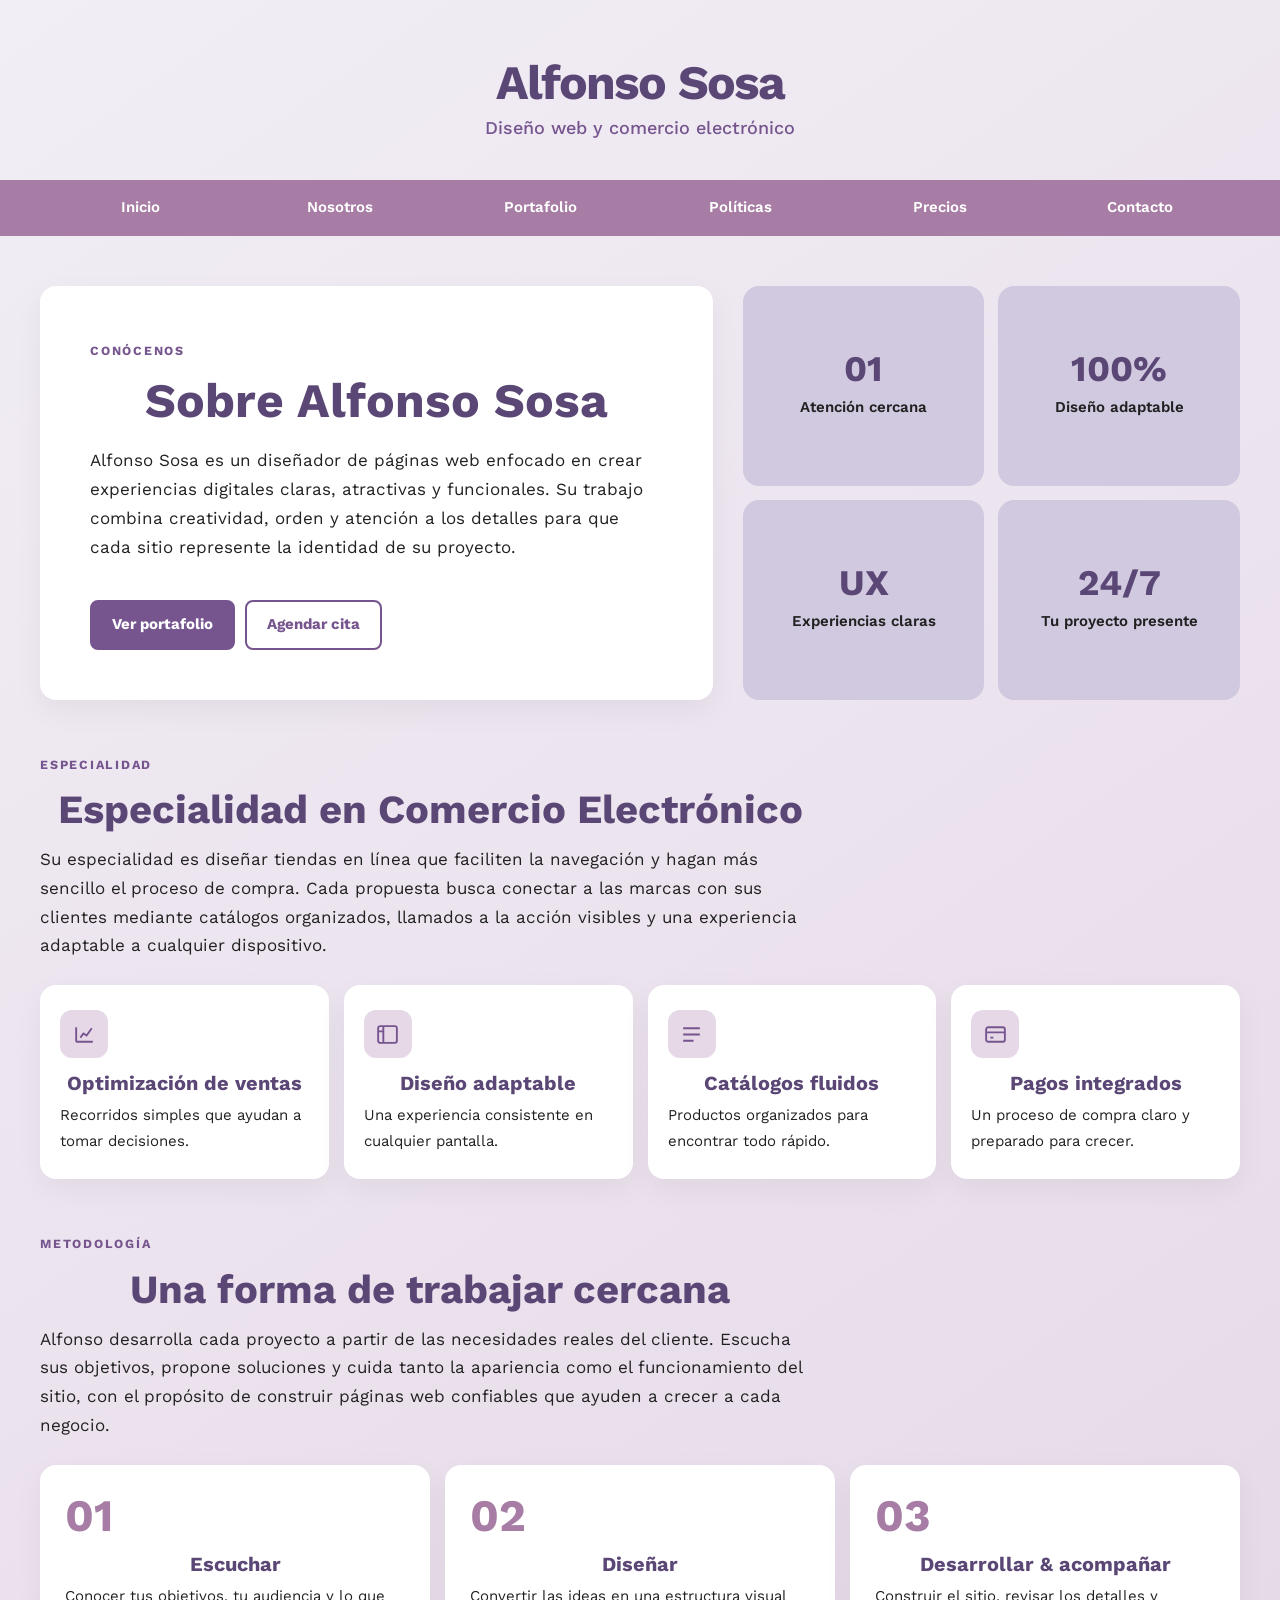
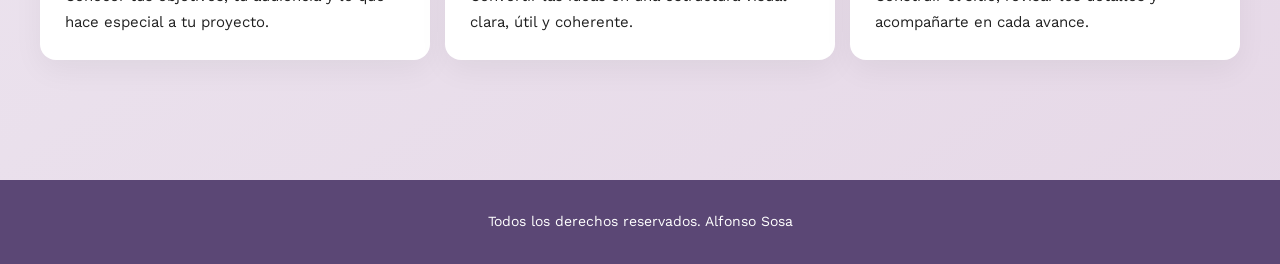
<file: DiseñoWeb/pages/nosotros.html>
<!-- (<!DOCTYPE html>) Declara que el documento utiliza HTML5. -->
<!-- (<!DOCTYPE html>) Repite que la página utiliza la estructura HTML5. -->
<!DOCTYPE html>
<html lang="es">
    <!-- (<head>) Contiene la configuración no visible de la página. -->
    <!-- (<head>) Repite que este bloque contiene metadatos, título y hoja de estilos. -->
    <head>
        <meta charset="UTF-8">
        <meta name="viewport" content="width=device-width, initial-scale=1.0">
        <meta name="description" content="Conoce a Alfonso Sosa, diseñador web especializado en experiencias digitales y comercio electrónico.">
    <title>Nosotros | Alfonso Sosa</title>
        <link rel="stylesheet" href="../CSS/Styles.css">
    </head>
    <!-- (<body class="pagina-interna">) Contiene el contenido visible de la página Nosotros. -->
    <!-- (<body class="pagina-interna">) Repite que esta clase aplica el diseño de página interna. -->
    <body class="pagina-interna">
        <!-- (<header class="encabezado">) Encabezado con la identidad del sitio. -->
        <!-- (<header class="encabezado">) Repite que este encabezado presenta la marca. -->
        <header id="inicio" class="encabezado">
            <div class="contenedor">
                <p class="marca">Alfonso Sosa
                    <span>Diseño web y comercio electrónico
                    </span>
                </p>
            </div>
        </header>
        <!-- (<div class="barra-navegacion">) Navegación compartida entre todas las páginas. -->
        <!-- (<div class="barra-navegacion">) Repite que aquí comienza el menú compartido. -->
        <div class="barra-navegacion">
            <nav class="navegacion contenedor" aria-label="Navegación principal">
                <a href="../index.html">Inicio
                </a>
                <a href="nosotros.html" aria-current="page">Nosotros
                </a>
                <a href="portafolio.html">Portafolio
                </a>
                <a href="politicas.html">Políticas
                </a>
                <a href="precios.html">Precios
                </a>
                <a href="../index.html#contacto">Contacto
                </a>
            </nav>
        </div>
        <!-- (<main class="contenedor">) Contenido principal sobre el diseñador y su metodología. -->
        <!-- (<main class="contenedor">) Repite que este elemento contiene la información principal. -->
        <main class="contenedor">
            <!-- (<section class="seccion sobre">) Presentación principal y métricas del servicio. -->
            <!-- (<section class="seccion sobre">) Repite que esta sección presenta al diseñador y sus métricas. -->
            <section class="seccion sobre" aria-labelledby="sobre-titulo">
                <article class="portada">
                    <span class="categoria">Conócenos
                    </span>
                <h1 id="sobre-titulo">Sobre Alfonso Sosa</h1>
                    <p class="texto">Alfonso Sosa es un diseñador de páginas web enfocado en crear experiencias digitales claras, atractivas y funcionales. Su trabajo combina creatividad, orden y atención a los detalles para que cada sitio represente la identidad de su proyecto.
                    </p>
                    <div class="acciones">
                        <a class="boton" href="portafolio.html">Ver portafolio
                        </a>
                        <a class="boton secundario" href="../index.html#contacto">Agendar cita
                        </a>
                    </div>
                </article>
                <div class="metricas" aria-label="Datos destacados">
                    <div class="metrica">
                        <strong>01
                        </strong>
                        <span>Atención cercana
                        </span>
                    </div>
                    <div class="metrica">
                        <strong>100%
                        </strong>
                        <span>Diseño adaptable
                        </span>
                    </div>
                    <div class="metrica">
                        <strong>UX
                        </strong>
                        <span>Experiencias claras
                        </span>
                    </div>
                    <div class="metrica">
                        <strong>24/7
                        </strong>
                        <span>Tu proyecto presente
                        </span>
                    </div>
                </div>
            </section>
            <!-- (<section class="seccion">) Beneficios relacionados con el comercio electrónico. -->
            <section class="seccion" aria-labelledby="ecommerce-titulo">
                <div class="encabezado-seccion">
                    <span class="categoria">Especialidad
                    </span>
                <h2 id="ecommerce-titulo">Especialidad en Comercio Electrónico</h2>
                    <p class="texto">Su especialidad es diseñar tiendas en línea que faciliten la navegación y hagan más sencillo el proceso de compra. Cada propuesta busca conectar a las marcas con sus clientes mediante catálogos organizados, llamados a la acción visibles y una experiencia adaptable a cualquier dispositivo.
                    </p>
                </div>
                <div class="beneficios">
                    <article class="beneficio">
                        <span class="icono" aria-hidden="true"><svg viewBox="0 0 24 24" fill="none" stroke="currentColor" stroke-width="1.8">
                            <path d="M4 19V5M4 19h16M8 15l3-4 3 2 5-7" /></svg>
                        </span>
                    <h3>Optimización de ventas</h3>
                        <p>Recorridos simples que ayudan a tomar decisiones.
                        </p>
                    </article>
                    <article class="beneficio">
                        <span class="icono" aria-hidden="true"><svg viewBox="0 0 24 24" fill="none" stroke="currentColor" stroke-width="1.8"><rect x="3" y="4" width="18" height="16" rx="2"/>
                            <path d="M8 20V4M3 9h5" /></svg>
                        </span>
                    <h3>Diseño adaptable</h3>
                        <p>Una experiencia consistente en cualquier pantalla.
                        </p>
                    </article>
                    <article class="beneficio">
                        <span class="icono" aria-hidden="true"><svg viewBox="0 0 24 24" fill="none" stroke="currentColor" stroke-width="1.8">
                            <path d="M4 6h16M4 12h16M4 18h10" /></svg>
                        </span>
                    <h3>Catálogos fluidos</h3>
                        <p>Productos organizados para encontrar todo rápido.
                        </p>
                    </article>
                    <article class="beneficio">
                        <span class="icono" aria-hidden="true"><svg viewBox="0 0 24 24" fill="none" stroke="currentColor" stroke-width="1.8"><rect x="3" y="5" width="18" height="14" rx="2"/>
                            <path d="M3 10h18M7 15h3" /></svg>
                        </span>
                    <h3>Pagos integrados</h3>
                        <p>Un proceso de compra claro y preparado para crecer.
                        </p>
                    </article>
                </div>
            </section>
            <!-- (<section class="seccion">) Pasos utilizados para desarrollar cada proyecto. -->
            <section class="seccion" aria-labelledby="metodologia-titulo">
                <div class="encabezado-seccion">
                    <span class="categoria">Metodología
                    </span>
                <h2 id="metodologia-titulo">Una forma de trabajar cercana</h2>
                    <p class="texto">Alfonso desarrolla cada proyecto a partir de las necesidades reales del cliente. Escucha sus objetivos, propone soluciones y cuida tanto la apariencia como el funcionamiento del sitio, con el propósito de construir páginas web confiables que ayuden a crecer a cada negocio.
                    </p>
                </div>
                <div class="pasos">
                    <article class="paso">
                        <span class="numero">01
                        </span>
                    <h3>Escuchar</h3>
                        <p>Conocer tus objetivos, tu audiencia y lo que hace especial a tu proyecto.
                        </p>
                    </article>
                    <article class="paso">
                        <span class="numero">02
                        </span>
                    <h3>Diseñar</h3>
                        <p>Convertir las ideas en una estructura visual clara, útil y coherente.
                        </p>
                    </article>
                    <article class="paso">
                        <span class="numero">03
                        </span>
                    <h3>Desarrollar &amp; acompañar</h3>
                        <p>Construir el sitio, revisar los detalles y acompañarte en cada avance.
                        </p>
                    </article>
                </div>
            </section>
        </main>
        <!-- (<footer>) Pie de página con derechos reservados. -->
        <footer id="pie">
            <p>Todos los derechos reservados. Alfonso Sosa
            </p>
        </footer>
    </body>
</html>
</file>
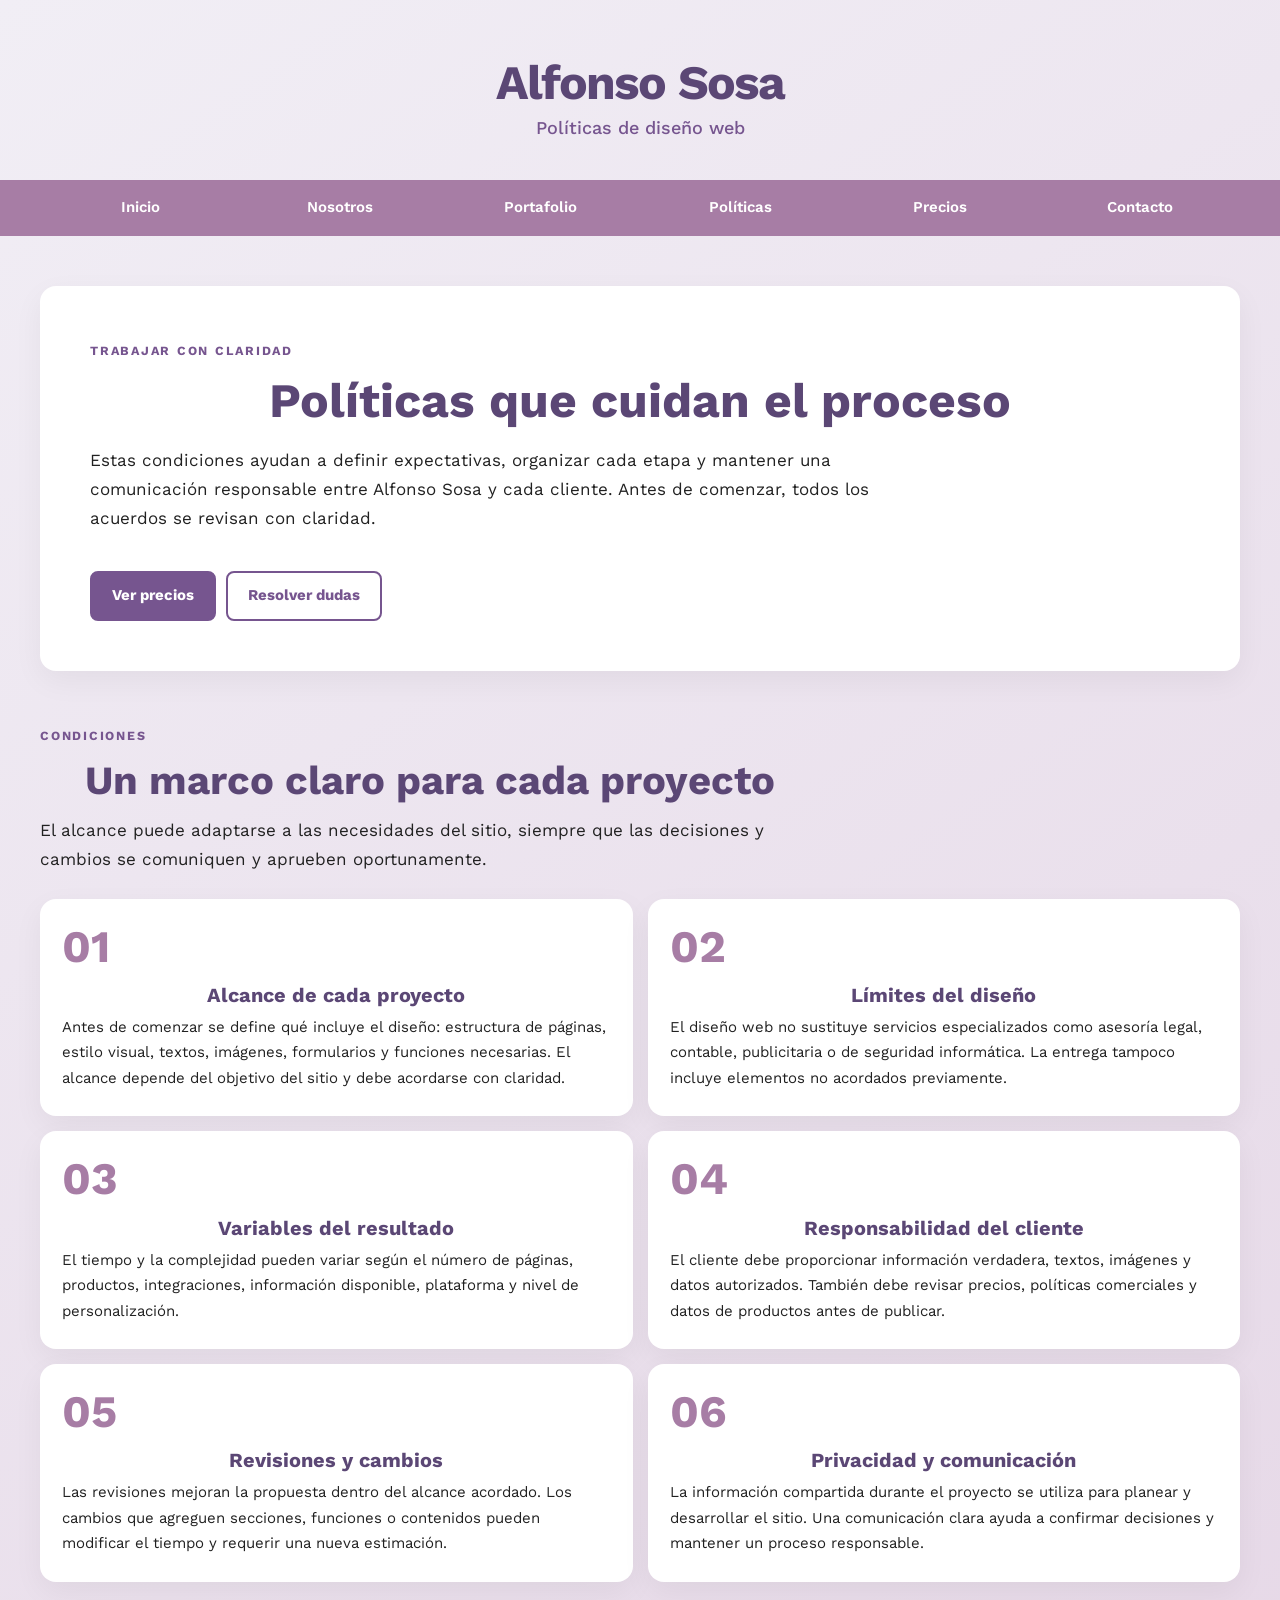
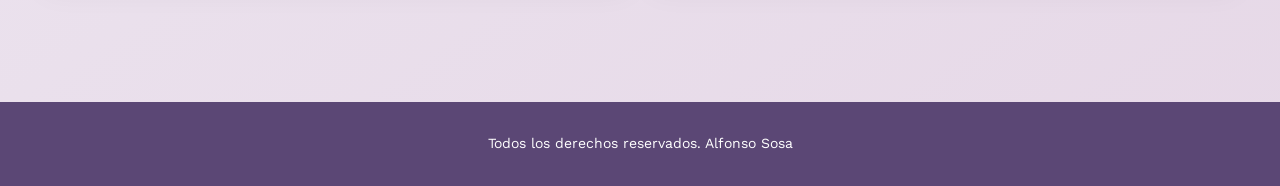
<file: DiseñoWeb/pages/politicas.html>
<!-- (<!DOCTYPE html>) Declara que el documento utiliza HTML5. -->
<!-- (<!DOCTYPE html>) Repite que la página utiliza la estructura HTML5. -->
<!DOCTYPE html>
<html lang="es">
    <!-- (<head>) Contiene la configuración no visible de la página. -->
    <!-- (<head>) Repite que este bloque contiene metadatos, título y hoja de estilos. -->
    <head>
        <meta charset="UTF-8">
        <meta name="viewport" content="width=device-width, initial-scale=1.0">
        <meta name="description" content="Políticas y condiciones de trabajo de Alfonso Sosa para proyectos de diseño web.">
    <title>Políticas | Alfonso Sosa</title>
        <link rel="stylesheet" href="../CSS/Styles.css">
    </head>
    <!-- (<body class="pagina-interna">) Contiene las políticas visibles para el cliente. -->
    <!-- (<body class="pagina-interna">) Repite que esta clase aplica el diseño de página interna. -->
    <body class="pagina-interna">
        <!-- (<header class="encabezado">) Encabezado con la identidad del sitio. -->
        <!-- (<header class="encabezado">) Repite que este encabezado presenta la marca. -->
        <header class="encabezado">
            <div class="contenedor">
                <p class="marca">Alfonso Sosa
                    <span>Políticas de diseño web
                    </span>
                </p>
            </div>
        </header>
        <!-- (<div class="barra-navegacion">) Navegación compartida entre todas las páginas. -->
        <!-- (<div class="barra-navegacion">) Repite que aquí comienza el menú compartido. -->
        <div class="barra-navegacion">
            <nav class="navegacion contenedor" aria-label="Navegación principal">
                <a href="../index.html">Inicio
                </a>
                <a href="nosotros.html">Nosotros
                </a>
                <a href="portafolio.html">Portafolio
                </a>
                <a href="politicas.html" aria-current="page">Políticas
                </a>
                <a href="precios.html">Precios
                </a>
                <a href="../index.html#contacto">Contacto
                </a>
            </nav>
        </div>
        <!-- (<main class="contenedor">) Contenido principal con condiciones del servicio. -->
        <!-- (<main class="contenedor">) Repite que este elemento contiene la información principal. -->
        <main class="contenedor">
            <!-- (<section class="seccion portada">) Presentación general de las políticas. -->
            <!-- (<section class="seccion portada">) Repite que esta es la portada de Políticas. -->
            <section class="seccion portada" aria-labelledby="politicas-titulo">
                <span class="categoria">Trabajar con claridad
                </span>
            <h1 id="politicas-titulo">Políticas que cuidan el proceso</h1>
                <p class="texto">Estas condiciones ayudan a definir expectativas, organizar cada etapa y mantener una comunicación responsable entre Alfonso Sosa y cada cliente. Antes de comenzar, todos los acuerdos se revisan con claridad.
                </p>
                <div class="acciones">
                    <a class="boton" href="precios.html">Ver precios
                    </a>
                    <a class="boton secundario" href="../index.html#contacto">Resolver dudas
                    </a>
                </div>
            </section>
            <!-- (<section class="seccion">) Lista de condiciones que regulan el proyecto. -->
            <section class="seccion" aria-labelledby="condiciones-titulo">
                <div class="encabezado-seccion">
                    <span class="categoria">Condiciones
                    </span>
                <h2 id="condiciones-titulo">Un marco claro para cada proyecto</h2>
                    <p class="texto">El alcance puede adaptarse a las necesidades del sitio, siempre que las decisiones y cambios se comuniquen y aprueben oportunamente.
                    </p>
                </div>
                <div class="politicas">
                    <article class="politica">
                        <span class="numero">01
                        </span>
                    <h3>Alcance de cada proyecto</h3>
                        <p>Antes de comenzar se define qué incluye el diseño: estructura de páginas, estilo visual, textos, imágenes, formularios y funciones necesarias. El alcance depende del objetivo del sitio y debe acordarse con claridad.
                        </p>
                    </article>
                    <article class="politica">
                        <span class="numero">02
                        </span>
                    <h3>Límites del diseño</h3>
                        <p>El diseño web no sustituye servicios especializados como asesoría legal, contable, publicitaria o de seguridad informática. La entrega tampoco incluye elementos no acordados previamente.
                        </p>
                    </article>
                    <article class="politica">
                        <span class="numero">03
                        </span>
                    <h3>Variables del resultado</h3>
                        <p>El tiempo y la complejidad pueden variar según el número de páginas, productos, integraciones, información disponible, plataforma y nivel de personalización.
                        </p>
                    </article>
                    <article class="politica">
                        <span class="numero">04
                        </span>
                    <h3>Responsabilidad del cliente</h3>
                        <p>El cliente debe proporcionar información verdadera, textos, imágenes y datos autorizados. También debe revisar precios, políticas comerciales y datos de productos antes de publicar.
                        </p>
                    </article>
                    <article class="politica">
                        <span class="numero">05
                        </span>
                    <h3>Revisiones y cambios</h3>
                        <p>Las revisiones mejoran la propuesta dentro del alcance acordado. Los cambios que agreguen secciones, funciones o contenidos pueden modificar el tiempo y requerir una nueva estimación.
                        </p>
                    </article>
                    <article class="politica">
                        <span class="numero">06
                        </span>
                    <h3>Privacidad y comunicación</h3>
                        <p>La información compartida durante el proyecto se utiliza para planear y desarrollar el sitio. Una comunicación clara ayuda a confirmar decisiones y mantener un proceso responsable.
                        </p>
                    </article>
                </div>
            </section>
        </main>
        <!-- (<footer>) Pie de página con derechos reservados. -->
        <footer>
            <p>Todos los derechos reservados. Alfonso Sosa
            </p>
        </footer>
    </body>
</html>
</file>
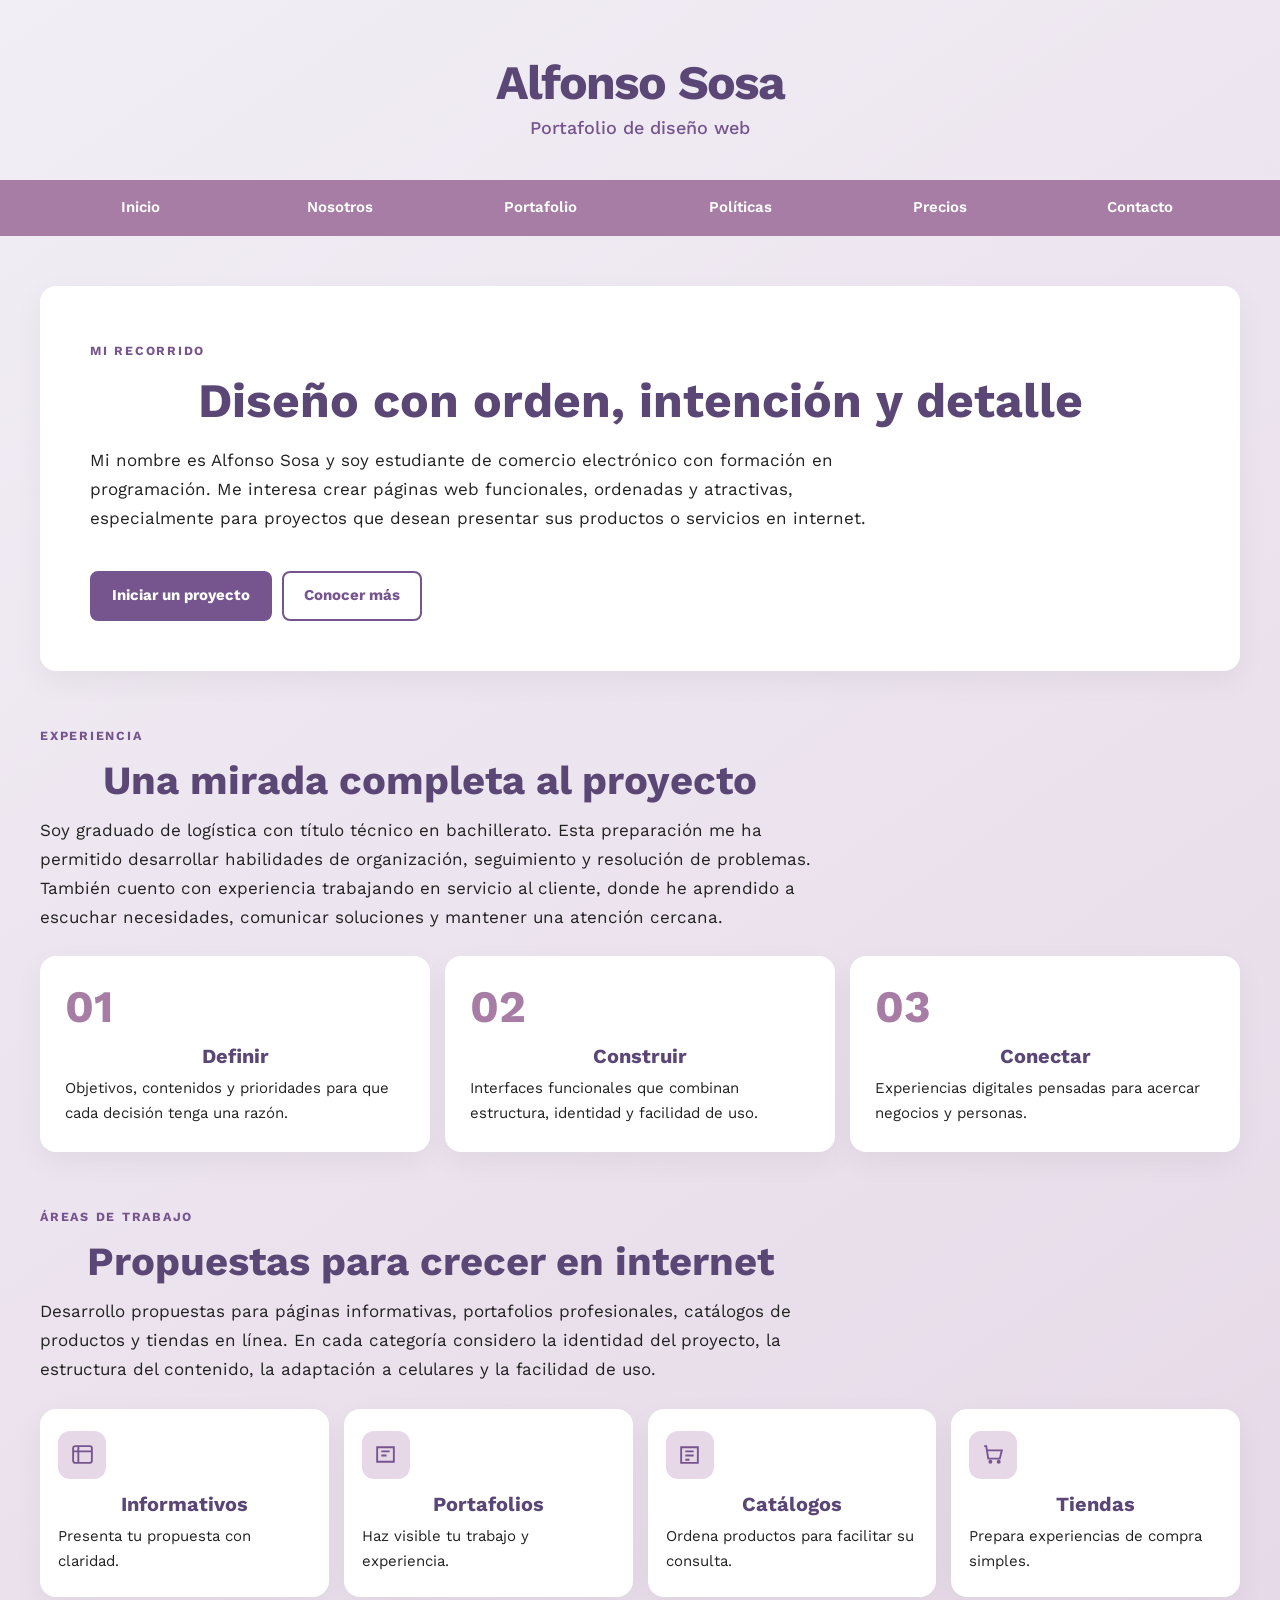
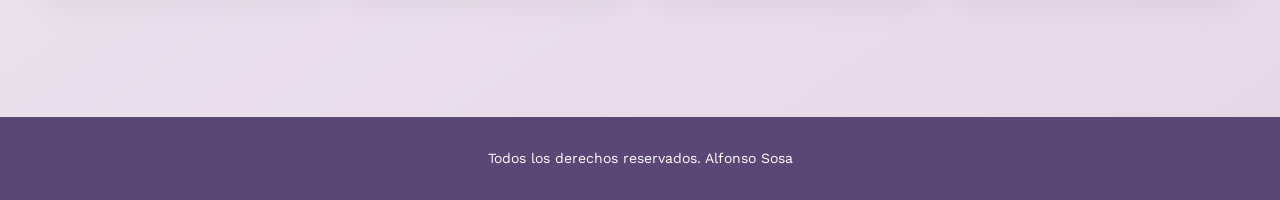
<file: DiseñoWeb/pages/portafolio.html>
<!-- (<!DOCTYPE html>) Declara que el documento utiliza HTML5. -->
<!-- (<!DOCTYPE html>) Repite que la página utiliza la estructura HTML5. -->
<!DOCTYPE html>
<html lang="es">
    <!-- (<head>) Contiene la configuración no visible de la página. -->
    <!-- (<head>) Repite que este bloque contiene metadatos, título y hoja de estilos. -->
    <head>
        <meta charset="UTF-8">
        <meta name="viewport" content="width=device-width, initial-scale=1.0">
        <meta name="description" content="Portafolio y experiencia profesional de Alfonso Sosa en diseño web y comercio electrónico.">
    <title>Portafolio | Alfonso Sosa</title>
        <link rel="stylesheet" href="../CSS/Styles.css">
    </head>
    <!-- (<body class="pagina-interna">) Contiene el contenido visible del portafolio. -->
    <!-- (<body class="pagina-interna">) Repite que esta clase aplica el diseño de página interna. -->
    <body class="pagina-interna">
        <!-- (<header class="encabezado">) Encabezado con la identidad del sitio. -->
        <!-- (<header class="encabezado">) Repite que este encabezado presenta la marca. -->
        <header class="encabezado">
            <div class="contenedor">
                <p class="marca">Alfonso Sosa
                    <span>Portafolio de diseño web
                    </span>
                </p>
            </div>
        </header>
        <!-- (<div class="barra-navegacion">) Navegación compartida entre todas las páginas. -->
        <!-- (<div class="barra-navegacion">) Repite que aquí comienza el menú compartido. -->
        <div class="barra-navegacion">
            <nav class="navegacion contenedor" aria-label="Navegación principal">
                <a href="../index.html">Inicio
                </a>
                <a href="nosotros.html">Nosotros
                </a>
                <a href="portafolio.html" aria-current="page">Portafolio
                </a>
                <a href="politicas.html">Políticas
                </a>
                <a href="precios.html">Precios
                </a>
                <a href="../index.html#contacto">Contacto
                </a>
            </nav>
        </div>
        <!-- (<main class="contenedor">) Contenido principal con experiencia y áreas de trabajo. -->
        <!-- (<main class="contenedor">) Repite que este elemento contiene la información principal. -->
        <main class="contenedor">
            <!-- (<section class="seccion portada">) Presentación principal del perfil profesional. -->
            <!-- (<section class="seccion portada">) Repite que esta es la portada del portafolio. -->
            <section class="seccion portada" aria-labelledby="perfil-titulo">
                <span class="categoria">Mi recorrido
                </span>
            <h1 id="perfil-titulo">Diseño con orden, intención y detalle</h1>
                <p class="texto">Mi nombre es Alfonso Sosa y soy estudiante de comercio electrónico con formación en programación. Me interesa crear páginas web funcionales, ordenadas y atractivas, especialmente para proyectos que desean presentar sus productos o servicios en internet.
                </p>
                <div class="acciones">
                    <a class="boton" href="../index.html#contacto">Iniciar un proyecto
                    </a>
                    <a class="boton secundario" href="nosotros.html">Conocer más
                    </a>
                </div>
            </section>
            <!-- (<section class="seccion">) Resume la experiencia y el proceso de desarrollo. -->
            <section class="seccion" aria-labelledby="experiencia-titulo">
                <div class="encabezado-seccion">
                    <span class="categoria">Experiencia
                    </span>
                <h2 id="experiencia-titulo">Una mirada completa al proyecto</h2>
                    <p class="texto">Soy graduado de logística con título técnico en bachillerato. Esta preparación me ha permitido desarrollar habilidades de organización, seguimiento y resolución de problemas. También cuento con experiencia trabajando en servicio al cliente, donde he aprendido a escuchar necesidades, comunicar soluciones y mantener una atención cercana.
                    </p>
                </div>
                <div class="proyectos">
                    <article class="proyecto">
                        <span class="numero">01
                        </span>
                    <h3>Definir</h3>
                        <p>Objetivos, contenidos y prioridades para que cada decisión tenga una razón.
                        </p>
                    </article>
                    <article class="proyecto">
                        <span class="numero">02
                        </span>
                    <h3>Construir</h3>
                        <p>Interfaces funcionales que combinan estructura, identidad y facilidad de uso.
                        </p>
                    </article>
                    <article class="proyecto">
                        <span class="numero">03
                        </span>
                    <h3>Conectar</h3>
                        <p>Experiencias digitales pensadas para acercar negocios y personas.
                        </p>
                    </article>
                </div>
            </section>
            <!-- (<section class="seccion">) Categoriza los tipos de páginas que se pueden desarrollar. -->
            <section class="seccion" aria-labelledby="especialidades-titulo">
                <div class="encabezado-seccion">
                    <span class="categoria">Áreas de trabajo
                    </span>
                <h2 id="especialidades-titulo">Propuestas para crecer en internet</h2>
                    <p class="texto">Desarrollo propuestas para páginas informativas, portafolios profesionales, catálogos de productos y tiendas en línea. En cada categoría considero la identidad del proyecto, la estructura del contenido, la adaptación a celulares y la facilidad de uso.
                    </p>
                </div>
                <div class="habilidades">
                    <article class="habilidad">
                        <span class="icono" aria-hidden="true"><svg viewBox="0 0 24 24" fill="none" stroke="currentColor" stroke-width="1.8"><rect x="3" y="4" width="18" height="16" rx="2"/>
                            <path d="M3 9h18M8 20V4"/></svg>
                        </span>
                    <h3>Informativos</h3>
                        <p>Presenta tu propuesta con claridad.
                        </p>
                    </article>
                    <article class="habilidad">
                        <span class="icono" aria-hidden="true"><svg viewBox="0 0 24 24" fill="none" stroke="currentColor" stroke-width="1.8">
                            <path d="M4 5h16v14H4zM8 9h8M8 13h5"/></svg>
                        </span>
                    <h3>Portafolios</h3>
                        <p>Haz visible tu trabajo y experiencia.
                        </p>
                    </article>
                    <article class="habilidad">
                        <span class="icono" aria-hidden="true"><svg viewBox="0 0 24 24" fill="none" stroke="currentColor" stroke-width="1.8">
                            <path d="M4 5h16v15H4zM8 9h8M8 13h8M8 17h4"/></svg>
                        </span>
                    <h3>Catálogos</h3>
                        <p>Ordena productos para facilitar su consulta.
                        </p>
                    </article>
                    <article class="habilidad">
                        <span class="icono" aria-hidden="true"><svg viewBox="0 0 24 24" fill="none" stroke="currentColor" stroke-width="1.8">
                            <path d="M3 4h2l2 12h11l2-8H6M9 20a1 1 0 1 0 0-2 1 1 0 0 0 0 2m8 0a1 1 0 1 0 0-2 1 1 0 0 0 0 2"/></svg>
                        </span>
                    <h3>Tiendas</h3>
                        <p>Prepara experiencias de compra simples.
                        </p>
                    </article>
                </div>
            </section>
        </main>
        <!-- (<footer>) Pie de página con derechos reservados. -->
        <footer>
            <p>Todos los derechos reservados. Alfonso Sosa
            </p>
        </footer>
    </body>
</html>
</file>
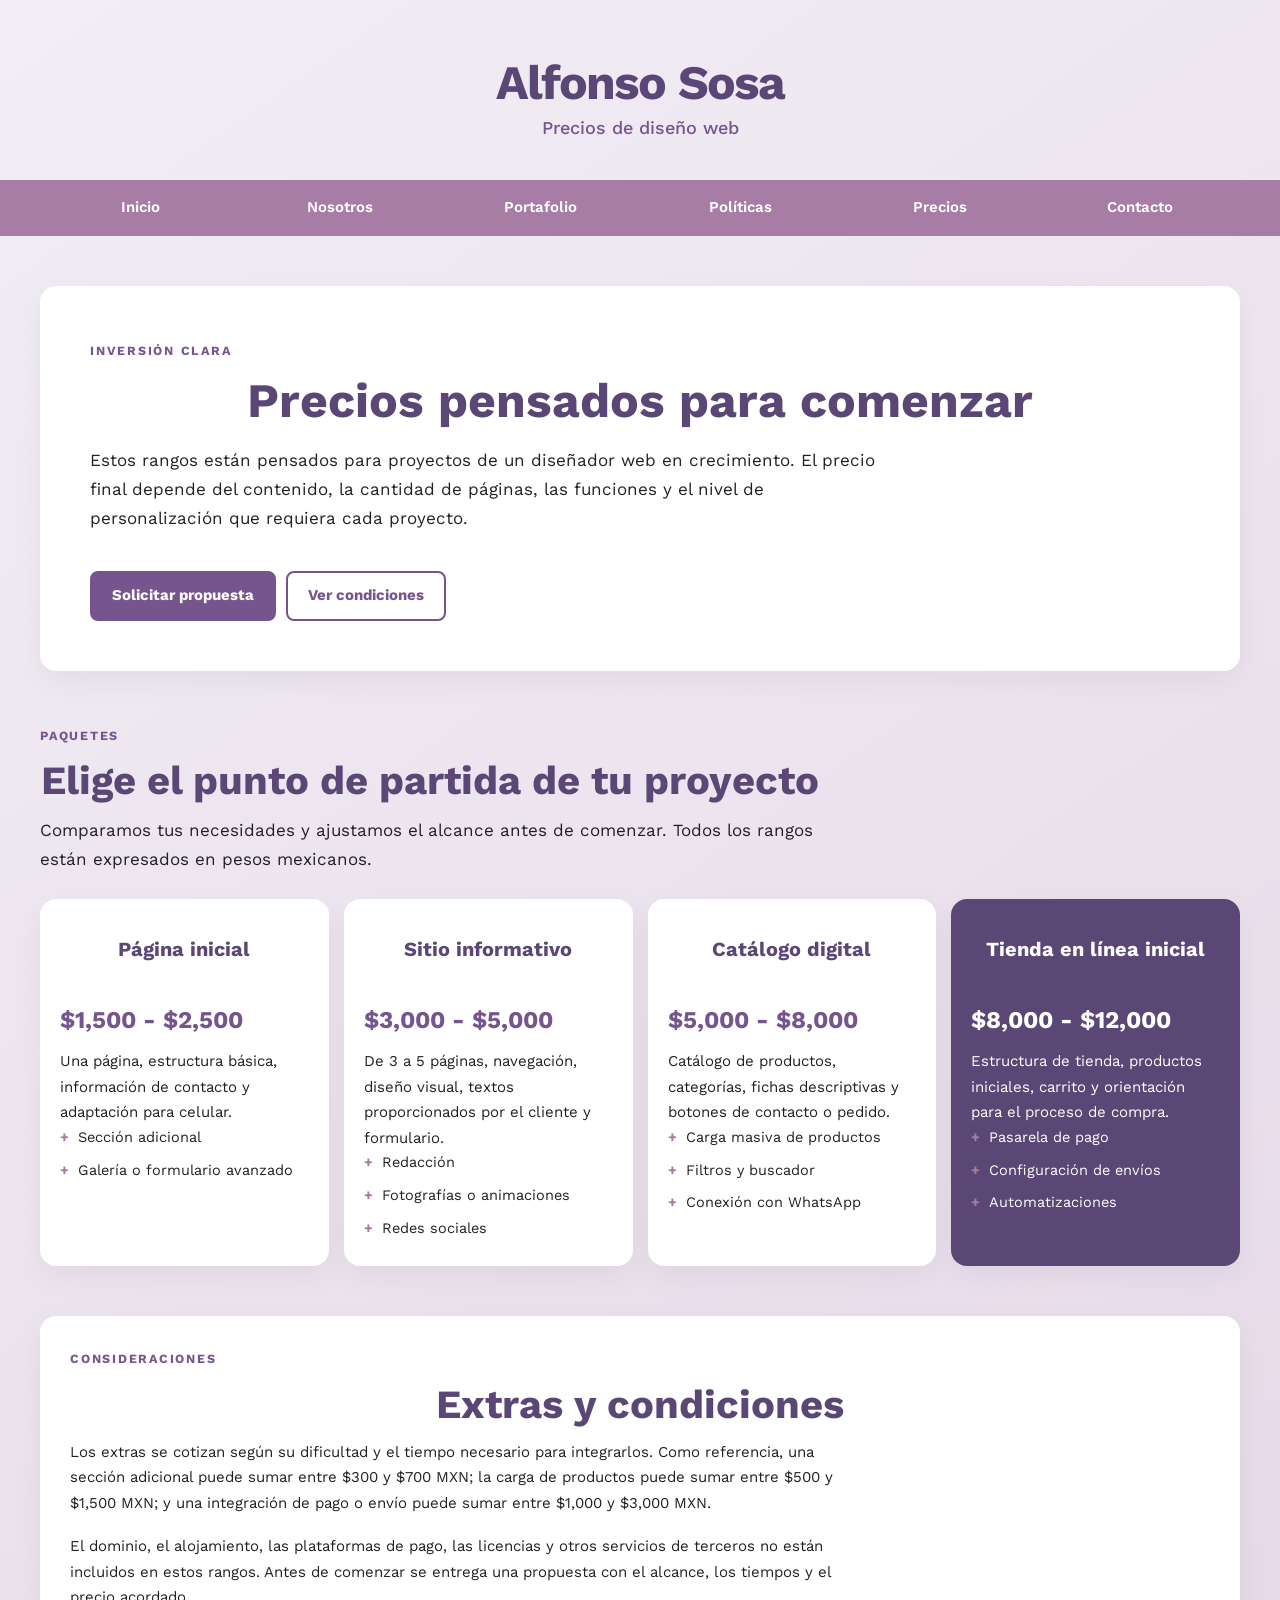
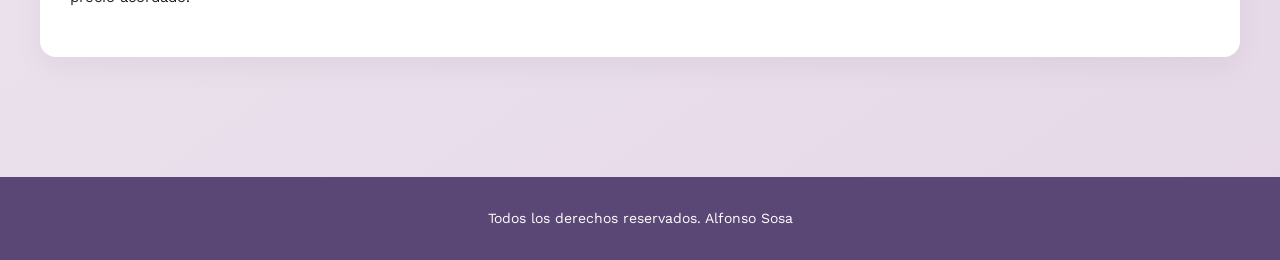
<file: DiseñoWeb/pages/precios.html>
<!-- (<!DOCTYPE html>) Declara que el documento utiliza HTML5. -->
<!-- (<!DOCTYPE html>) Repite que la página utiliza la estructura HTML5. -->
<!DOCTYPE html>
<html lang="es">
    <!-- (<head>) Contiene la configuración no visible de la página. -->
    <!-- (<head>) Repite que este bloque contiene metadatos, título y hoja de estilos. -->
    <head>
        <meta charset="UTF-8">
        <meta name="viewport" content="width=device-width, initial-scale=1.0">
        <meta name="description" content="Paquetes y rangos de inversión para diseño web y comercio electrónico con Alfonso Sosa.">
    <title>Precios | Alfonso Sosa</title>
        <link rel="stylesheet" href="../CSS/Styles.css">
    </head>
    <!-- (<body class="pagina-interna">) Contiene los paquetes y precios visibles para el cliente. -->
    <!-- (<body class="pagina-interna">) Repite que esta clase aplica el diseño de página interna. -->
    <body class="pagina-interna">
        <!-- (<header class="encabezado">) Encabezado con la identidad del sitio. -->
        <!-- (<header class="encabezado">) Repite que este encabezado presenta la marca. -->
        <header class="encabezado">
            <div class="contenedor">
                <p class="marca">Alfonso Sosa
                    <span>Precios de diseño web
                    </span>
                </p>
            </div>
        </header>
        <!-- (<div class="barra-navegacion">) Navegación compartida entre todas las páginas. -->
        <!-- (<div class="barra-navegacion">) Repite que aquí comienza el menú compartido. -->
        <div class="barra-navegacion">
            <nav class="navegacion contenedor" aria-label="Navegación principal">
                <a href="../index.html">Inicio
                </a>
                <a href="nosotros.html">Nosotros
                </a>
                <a href="portafolio.html">Portafolio
                </a>
                <a href="politicas.html">Políticas
                </a>
                <a href="precios.html" aria-current="page">Precios
                </a>
                <a href="../index.html#contacto">Contacto
                </a>
            </nav>
        </div>
        <!-- (<main class="contenedor">) Contenido principal con paquetes y condiciones de inversión. -->
        <!-- (<main class="contenedor">) Repite que este elemento contiene la información principal. -->
        <main class="contenedor">
            <!-- (<section class="seccion portada">) Presentación general de los precios. -->
            <!-- (<section class="seccion portada">) Repite que esta es la portada de Precios. -->
            <section class="seccion portada" aria-labelledby="precios-titulo">
                <span class="categoria">Inversión clara
                </span>
            <h1 id="precios-titulo">Precios pensados para comenzar</h1>
                <p class="texto">Estos rangos están pensados para proyectos de un diseñador web en crecimiento. El precio final depende del contenido, la cantidad de páginas, las funciones y el nivel de personalización que requiera cada proyecto.
                </p>
                <div class="acciones">
                    <a class="boton" href="../index.html#contacto">Solicitar propuesta
                    </a>
                    <a class="boton secundario" href="politicas.html">Ver condiciones
                    </a>
                </div>
            </section>
            <!-- (<section class="seccion">) Paquetes comerciales de servicios web. -->
            <section class="seccion" aria-labelledby="paquetes-titulo">
                <div class="encabezado-seccion">
                    <span class="categoria">Paquetes
                    </span>
                <h2 id="paquetes-titulo">Elige el punto de partida de tu proyecto</h2>
                    <p class="texto">Comparamos tus necesidades y ajustamos el alcance antes de comenzar. Todos los rangos están expresados en pesos mexicanos.
                    </p>
                </div>
                <div class="paquetes">
                    <article class="paquete">
                    <h3>Página inicial</h3>
                        <strong class="precio">$1,500 - $2,500
                        </strong>
                        <p>Una página, estructura básica, información de contacto y adaptación para celular.
                        </p>
                        <ul>
                            <li>Sección adicional
                            </li>
                            <li>Galería o formulario avanzado
                            </li>
                        </ul>
                    </article>
                    <article class="paquete">
                    <h3>Sitio informativo</h3>
                        <strong class="precio">$3,000 - $5,000
                        </strong>
                        <p>De 3 a 5 páginas, navegación, diseño visual, textos proporcionados por el cliente y formulario.
                        </p>
                        <ul>
                            <li>Redacción
                            </li>
                            <li>Fotografías o animaciones
                            </li>
                            <li>Redes sociales
                            </li>
                        </ul>
                    </article>
                    <article class="paquete">
                    <h3>Catálogo digital</h3>
                        <strong class="precio">$5,000 - $8,000
                        </strong>
                        <p>Catálogo de productos, categorías, fichas descriptivas y botones de contacto o pedido.
                        </p>
                        <ul>
                            <li>Carga masiva de productos
                            </li>
                            <li>Filtros y buscador
                            </li>
                            <li>Conexión con WhatsApp
                            </li>
                        </ul>
                    </article>
                    <article class="paquete destacado">
                    <h3>Tienda en línea inicial</h3>
                        <strong class="precio">$8,000 - $12,000
                        </strong>
                        <p>Estructura de tienda, productos iniciales, carrito y orientación para el proceso de compra.
                        </p>
                        <ul>
                            <li>Pasarela de pago
                            </li>
                            <li>Configuración de envíos
                            </li>
                            <li>Automatizaciones
                            </li>
                        </ul>
                    </article>
                </div>
            </section>
            <!-- (<section class="seccion nota">) Nota con extras y condiciones adicionales. -->
            <section class="seccion nota" aria-labelledby="extras-titulo">
                <span class="categoria">Consideraciones
                </span>
            <h2 id="extras-titulo">Extras y condiciones</h2>
                <p class="texto">Los extras se cotizan según su dificultad y el tiempo necesario para integrarlos. Como referencia, una sección adicional puede sumar entre $300 y $700 MXN; la carga de productos puede sumar entre $500 y $1,500 MXN; y una integración de pago o envío puede sumar entre $1,000 y $3,000 MXN.
                </p>
                <p class="texto">El dominio, el alojamiento, las plataformas de pago, las licencias y otros servicios de terceros no están incluidos en estos rangos. Antes de comenzar se entrega una propuesta con el alcance, los tiempos y el precio acordado.
                </p>
            </section>
        </main>
        <!-- (<footer>) Pie de página con derechos reservados. -->
        <footer>
            <p>Todos los derechos reservados. Alfonso Sosa
            </p>
        </footer>
    </body>
</html>
</file>
<file: DiseñoWeb/CSS/Styles.css>
/* (@import) Importa la fuente Work Sans para usarla en todo el sitio. */
/* (@import) Vuelve a identificar la regla que carga la fuente externa del proyecto. */
@import url('https://fonts.googleapis.com/css2?family=Work+Sans:wght@400;500;600;700&display=swap');

/* (:root) Guarda colores y medidas reutilizables en todas las páginas. */
/* (:root) Repite la identificación del bloque donde se declaran las variables globales. */
:root {
    --blanco: #ffffff;
    --negro: #212121;
    --amarillo: #d4af37;
    --azul: #4a52c7;
    --violeta: #5b4775;
    --morado: #76558f;
    --rosa: #c77a9f;
    --rojo: #c96878;
    --lila: #e6d8e7;
    --gris: #f1eef5;
    --primario: #a77da5;
    --secundario: #d1c9df;

/* (--fuente-principal) Define la familia tipográfica principal del proyecto. */
--fuente-principal: 'work sans', sans-serif;

/* (--tamañoFuente) Define un tamaño grande reutilizable para títulos. */
--tamañoFuente: 3.3rem;

}

/* (html) Configura el tamaño base, el modelo de caja y el desplazamiento suave. */
/* (html) Este selector establece la configuración general del documento. */
html{
    font-size: 62.5%;
    box-sizing: border-box;
    scroll-snap-type: y mandatory;
    scroll-behavior: smooth;
}

/* ([id]) Deja espacio superior cuando se navega hacia una sección con ID. */
/* ([id]) Esta regla afecta a cualquier elemento que tenga un atributo id. */
[id] {
    scroll-margin-top: 10rem;
}

/* (*, *:before, *::after) Hace que padding y bordes se incluyan dentro del tamaño del elemento. */
/* (*, *:before, *::after) Repite la regla universal para controlar el modelo de caja. */
*, *:before, *::after {
    box-sizing: inherit;
}

/* (body) Define la apariencia general del documento visible. */
/* (body) Aquí comienza el estilo visual que comparten todas las páginas. */

body{
    font-size: 16px;
    font-family: var(--fuente-principal);
    font-weight: 400;
    /* la gradiente sirve para que el fondo de la pagina tenga un degradado de color gris a blanco, lo cual le da un efecto visual agradable y moderno al diseño de la página web. Este tipo de fondo puede ayudar a resaltar el contenido principal y mejorar la experiencia del usuario al navegar por el sitio. */
    background-image: linear-gradient(to top, var(--lila) 0%, var(--gris) 100%);
}

/* (h1, h2, h3, h4, h5, h6) Centra todos los títulos principales y secundarios. */
/* (h1, h2, h3, h4, h5, h6) Repite la explicación del grupo general de títulos. */
h1, h2, h3, h4, h5, h6{
    text-align: center;
}

/* (h2) Define el tamaño general de los títulos h2. */
/* (h2) Este código controla el tamaño de los títulos secundarios. */
h2{
    font-size: 2.8rem;
}
/* (h3) Define el tamaño general de los títulos h3. */
/* (h3) Este código controla el tamaño de los subtítulos. */
h3{
    font-size: 1.6rem;
}

/* (.sombra) Crea el panel principal de la portada con sombra, fondo y separación. */
/* (.sombra) Identifica nuevamente el panel que contiene el contenido principal. */
.sombra {
    -webkit-box-shadow: 10px 17px 11px -4px
    rgba(0,0,0,0.75);
    -moz-box-shadow: 10px 17px 11px -4px
    rgba(0,0,0,0.75);
    box-shadow: 10px 17px 11px -4px rgba(0,0,0,0.75);
    border-radius: 2rem;
    background-image: linear-gradient(to top, var(--gris) 0%, var(--lila) 70%);
        padding: 3rem;
        color: rgb(12, 5, 47);
        line-height: 1.8;
}

/* (.titulo) Da formato a los títulos que usan la clase titulo. */
.titulo {
    /* texto-align: center */
    font-size: var(--tamañoFuente);
        color: rgb(52, 43, 93);
}

/* (.titulo span) Reduce el tamaño de los textos secundarios dentro de un titulo. */
.titulo span {
    font-size: 2rem;
} 

/* (.subtitulo) Estiliza los subtítulos destacados de la página de inicio. */
.subtitulo {
    text-align: center;
    font-size: 3.8rem;
    color: var(--negro);
    padding: 2rem 0;
}

/* (.place) Da formato al texto de ubicación y a los enlaces relacionados. */
.place {
    font-weight: 600;
    color: var(--negro)
}

/* (.boton) Convierte un enlace o input en un botón visual. */
.boton {
    background-color: var(--secundario);
    padding: 1rem 3rem;
    margin-top: 1rem;
    text-decoration: none;
    text-transform: uppercase;
    border-radius: 0.5rem;
    width: 80%;
    text-align: center;
    border: none;
}

/* (.contenedor) Limita el ancho del contenido y lo centra horizontalmente. */
.contenedor {
    max-width: 120rem;
    margin: 0 auto 0 auto;
}

/* (clases compartidas) Agrupa estilos usados por la portada y las páginas internas. */
/* (.encabezado) Organiza verticalmente el encabezado del sitio. */
.encabezado { display: flex; align-items: center; min-height: 18rem; padding: 5.5rem 0 4rem; text-align: center; }
/* (.marca) Presenta el nombre de la marca y su texto secundario. */
.marca { width: 100%; margin: 0; color: var(--violeta); font-size: clamp(2.6rem, 5vw, 4.8rem); font-weight: 700; letter-spacing: -0.04em; line-height: 1.1; }
/* (.marca span) Separa y diferencia el subtítulo de la marca. */
.marca span { display: block; margin-top: 0.8rem; color: var(--morado); font-size: clamp(1.4rem, 2vw, 1.8rem); font-weight: 500; letter-spacing: 0; }
/* (.barra-navegacion) Colorea la franja que contiene el menú principal. */
.barra-navegacion { background: var(--primario); }
/* (.navegacion) Distribuye los seis enlaces de navegación en columnas. */
.navegacion { display: grid; grid-template-columns: repeat(6, minmax(0, 1fr)); gap: 0; }
/* (.navegacion a) Centra y dimensiona cada enlace del menú. */
.navegacion a { display: flex; align-items: center; justify-content: center; min-height: 5.6rem; padding: 1rem; color: var(--blanco); font-size: 1.5rem; font-weight: 600; text-align: center; text-decoration: none; transition: background-color 180ms ease, color 180ms ease; }
/* (.navegacion a:hover, .navegacion a:focus-visible) Cambia el color del enlace cuando el usuario pasa el cursor o usa el teclado. */
.navegacion a:hover, .navegacion a:focus-visible { color: var(--negro); background: var(--secundario); outline: none; }
/* (.portada) Marca visualmente las secciones que funcionan como portada. */
.portada { background-color: var(--blanco); }
/* (.categoria) Identifica visualmente la categoría de cada sección. */
.categoria { display: inline-block; margin-bottom: 1.2rem; color: var(--morado); font-size: 1.25rem; font-weight: 700; letter-spacing: 0.14em; text-transform: uppercase; }

/* Conserva el color principal para barras de navegación antiguas o alternativas. */
.nav-bg {
    background-color: var(--primario);
}

/* Organiza la navegación alternativa en una columna. */
.navegacion-principal {
    display: flex;
    flex-direction: column;
    align-items: center;
}

/* Cambia el botón y la navegación cuando hay espacio para una vista amplia. */
@media (min-width: 480px) {
    .navegacion-principal {
        flex-direction: row;
        justify-content: space-between;
    }

    .boton {
        width: auto;
    }
}

/* Indica que el botón se puede seleccionar. */
.boton:hover {
    cursor: pointer;
}

/* Define el tamaño y el color de los enlaces de la navegación alternativa. */
.navegacion-principal a {
    padding: 1rem;
    color: var(--blanco);
    text-decoration: none;
    font-size: 2rem;
    font-weight: 400;
}

/* Resalta los enlaces alternativos al pasar el cursor. */
.navegacion-principal a:hover {
    background-color: var(--secundario);
    color: var(--negro);
}

/* Prepara el contenedor de la imagen principal. */
.hero {
    background-image: none;
    height: auto;
    margin-bottom: 0;
}

/* Ajusta la imagen principal para ocupar todo el ancho disponible. */
.hero img {
    display: block;
    width: 100%;
    height: 40rem;
    object-fit: cover;
}

/* Controla el espacio interno que contiene la imagen principal. */
.contenido-hero {
    position: relative;
    width: 100%;
    height: auto;
    display: block;
    padding: 0;
}

/* Centra la información que aparece debajo de la imagen principal. */
.datos-hero {
    display: flex;
    flex-direction: column;
    align-items: center;
    text-align: center;
    padding: 2rem 1rem 3rem;
}

/* Alinea el icono y el texto de la ubicación. */
.info-ubicacion {
    display: flex;
    align-items: center;
    gap: 1rem;
    margin-bottom: 1.5rem;
}

/* Restablece márgenes y colores de elementos colocados sobre el hero. */
.hero .subtitulo,
.hero .place,
.hero .boton {
    color: initial;
    margin: 0;
}

/* Da forma al bloque que contiene los enlaces del índice. */
.indice {
    background-color: rgba(255, 255, 255, 0.7);
    padding: 2rem 0;
    margin-top: 1rem;
}

/* Organiza los enlaces del índice en una lista flexible. */
.lista-indice {
    list-style: none;
    display: flex;
    flex-wrap: wrap;
    justify-content: center;
    gap: 1.5rem;
    padding: 0;
}

/* Da formato a cada enlace del índice. */
.lista-indice a {
    color: var(--negro);
    text-decoration: none;
    font-weight: 700;
}

/* Muestra los servicios en dos columnas en pantallas medianas. */
@media (min-width: 780px) {

    .servicios {
        display: grid;
        grid-template-columns: repeat(2, minmax(0, 1fr));
        gap: 3rem;

    }

}

/* Muestra los servicios en tres columnas en pantallas grandes. */
@media (min-width: 1100px) {
    .servicios {
        grid-template-columns: repeat(3, minmax(0, 1fr));
    }
}

/* Centra el contenido de cada servicio. */
.servicio {
    display: flex;
    flex-direction: column;
    align-items: center;
}

/* Mejora la lectura de las descripciones de servicios. */
.servicio p {
    line-height: 2;
    text-align: center;
}

/* Crea el círculo visual que contiene el icono de cada servicio. */
.servicio .icono {
    height: 15rem;
    width: 15rem;
    background-color: var(--secundario);
    border-radius: 50%;
    display: flex;
    justify-content: center;
    align-items: center;
}

/* Separa y resalta la sección de logotipos e identidad visual. */
.logotipos {
    margin: 6rem 0;
    padding: 3rem 2rem;
    border-top: 0.3rem solid var(--primario);
    border-bottom: 0.3rem solid var(--primario);
    text-align: center;
}

/* Elimina el margen extra del título dentro de logotipos. */
.logotipos .subtitulo {
    margin: 0;
}

/* Diseña el formulario de contacto como un bloque centrado. */
.formulario {
    background-color: var(--secundario);
    width: min(60rem, 100%);
    margin: 0 auto;
    padding: 2rem;
    border-radius: 1rem;
}

/* Quita el borde predeterminado del grupo del formulario. */
.formulario fieldset {
    border: none;
}

/* Centra y destaca el texto que presenta el formulario. */
.formulario legend {
    font-size: 1.8rem;
    text-align: center;
    text-transform: uppercase;
    font-weight: 700;
    margin-bottom: 2rem;
}

/* Ordena los campos del formulario con separación uniforme. */
.contenedor-campos {
    display: grid;
    gap: 1rem;
}

/* Agrega espacio antes de la sección de contacto. */
.contacto {
    margin-top: 4rem;
}

/* Limita el ancho de los párrafos para facilitar la lectura. */
.texto {
    max-width: 80rem;
    margin: 0 auto 2rem;
}

/* Hace que la imagen de la sección sea adaptable al ancho disponible. */
.imagen-oreo {
    display: block;
    width: 100%;
    max-width: 115rem;
    height: auto;
    margin: 0 auto 3rem;
}

/* Organiza la galería de proyectos en una columna por defecto. */
.galeria {
    display: grid;
    grid-template-columns: 1fr;
    gap: 3rem;
    margin: 3rem 0 5rem;
}

/* Elimina márgenes innecesarios dentro de cada elemento de la galería. */
.galeria section {
    margin: 0;
}

/* Mantiene proporción y recorte uniforme en las imágenes de proyectos. */
.galeria img {
    display: block;
    width: 100%;
    height: auto;
    aspect-ratio: 1150 / 600;
    object-fit: cover;
}

/* Separa la sección de preguntas frecuentes del resto del contenido. */
.preguntas-frecuentes {
    margin: 5rem 0;
}

/* Separa el título de las preguntas de sus respuestas. */
.preguntas-frecuentes .subtitulo {
    margin-bottom: 2rem;
}

/* Apila las preguntas y limita su ancho para mejorar la lectura. */
.preguntas-lista {
    display: grid;
    gap: 1.5rem;
    max-width: 80rem;
    margin: 0 auto;
}

/* Da apariencia de tarjeta a cada pregunta desplegable. */
.preguntas-lista details {
    padding: 1.5rem 2rem;
    border: 0.2rem solid var(--secundario);
    border-radius: 0.8rem;
    background-color: rgba(255, 255, 255, 0.7);
}

/* Destaca el texto que se puede pulsar para abrir una pregunta. */
.preguntas-lista summary {
    color: var(--violeta);
    font-weight: 700;
    cursor: pointer;
}

/* Separa la respuesta del encabezado de la pregunta. */
.preguntas-lista p {
    margin: 1.5rem 0 0;
}

/* Divide la galería en dos columnas en pantallas amplias. */
@media (min-width: 780px) {
    .galeria {
        grid-template-columns: repeat(2, minmax(0, 1fr));
    }
}

/* Separa verticalmente cada campo del formulario. */
.campo {
    margin-bottom: 1rem;
}

/* Da formato a las etiquetas que explican cada campo. */
.campo label {
    color: var(--blanco);
    font-weight: bold;
    margin-bottom: 0.5rem;
    display: block;
}

/* Define una altura cómoda para el mensaje del cliente. */
.campo textarea {
    height: 20rem;
}

/* Uniforma la apariencia de inputs y áreas de texto. */
.input-text {
    width: 100%;
    padding: 1rem;
    border-radius: 0.5rem;
    border: none;
}

/* Hace que el botón de envío ocupe todo el ancho del formulario. */
.enviar .boton {
    width: 100%;
    background-color: var(--morado);
    color: var(--blanco);
    font-weight: bold;
    text-transform: uppercase;
    padding: 1.5rem;
    border-radius: 0.5rem;
    border: none;
}

/* Presenta los datos de contacto en un bloque destacado. */
.datos-contacto {
    width: min(70rem, 100%);
    margin: 4rem auto 0;
    padding: 1rem 3rem 3rem;
    background-color: var(--secundario);
    border: 0.4rem solid var(--primario);
    border-radius: 2rem;
    box-shadow: 0 0.8rem 0 var(--violeta);
}

/* Ajusta el título dentro del bloque de datos de contacto. */
.datos-contacto .subtitulo {
    color: var(--negro);
    margin-top: 0;
}

/* Da formato de ficha a cada dato de contacto. */
.datos-contacto p {
    padding: 1rem 1.5rem;
    margin: 1rem 0;
    background-color: rgba(255, 255, 255, 0.7);
    border-left: 0.5rem solid var(--morado);
    border-radius: 0.8rem;
    color: rgb(12, 5, 47);
    line-height: 1.6;
}

/* Resalta los enlaces de teléfono y correo electrónico. */
.datos-contacto a {
    color: var(--violeta);
    font-weight: 700;
}

/* Separa la tabla de precios de los elementos anteriores. */
.tabla-precios {
    margin-top: 3rem;
}

/* Permite desplazar la tabla horizontalmente en pantallas pequeñas. */
.tabla-scroll {
    overflow-x: auto;
    border: 0.3rem solid var(--primario);
    border-radius: 1.5rem;
    background-color: var(--blanco);
}

/* Define el ancho y la estructura general de la tabla de precios. */
.tabla-precios table {
    width: 100%;
    min-width: 70rem;
    border-collapse: collapse;
    color: rgb(12, 5, 47);
}

/* Da formato al título descriptivo de la tabla. */
.tabla-precios caption {
    padding: 1rem;
    color: var(--negro);
    font-weight: 700;
    text-align: left;
}

/* Ajusta celdas y encabezados para que la tabla sea legible. */
.tabla-precios th,
.tabla-precios td {
    padding: 1.5rem;
    border: 0.1rem solid var(--secundario);
    line-height: 1.6;
    text-align: left;
    vertical-align: top;
}

/* Diferencia visualmente los encabezados principales de la tabla. */
.tabla-precios thead th {
    background-color: var(--primario);
    color: var(--blanco);
}

/* Diferencia los encabezados de cada fila. */
.tabla-precios tbody th {
    background-color: rgba(189, 180, 214, 0.45);
}

/* Alterna el fondo de las filas pares para facilitar su seguimiento. */
.tabla-precios tbody tr:nth-child(even) td {
    background-color: rgba(237, 126, 221, 0.12);
}

/* Separa la información adicional de precios. */
.extras-precios {
    margin-top: 3rem;
}

/* Mejora la lectura de las condiciones adicionales de precios. */
.extras-precios p {
    color: rgb(12, 5, 47);
    line-height: 1.8;
}

/* Sistema compartido para las páginas internas. */
/* Define fondo, tipografía y altura mínima de las páginas internas. */
.pagina-interna { min-height:100vh; margin:0; color:var(--negro); font-family:var(--fuente-principal); background:linear-gradient(145deg,var(--gris),var(--lila)); line-height:1.7; }
/* Mantiene el color de los enlaces internos. */
.pagina-interna a { color:inherit; }
/* Reafirma la estructura del encabezado en páginas internas. */
.pagina-interna .encabezado { display:flex; align-items:center; min-height:180px; padding:55px 0 40px; text-align:center; }
/* Ajusta la marca dentro de las páginas internas. */
.pagina-interna .marca { margin:0; color:var(--violeta); font-size:clamp(26px,5vw,48px); font-weight:700; letter-spacing:-.04em; line-height:1.1; }
/* Ajusta el subtítulo de la marca interna. */
.pagina-interna .marca span { display:block; margin-top:8px; color:var(--morado); font-size:clamp(14px,2vw,18px); font-weight:500; letter-spacing:0; }
/* Mantiene el color de la barra de navegación interna. */
.pagina-interna .barra-navegacion { background:var(--primario); }
/* Limita y divide el menú interno en seis columnas. */
.pagina-interna .navegacion { display:grid; grid-template-columns:repeat(6,minmax(0,1fr)); width:100%; max-width:1200px; gap:0; }
/* Estiliza los enlaces del menú interno. */
.pagina-interna .navegacion a { display:flex; align-items:center; justify-content:center; min-height:56px; padding:10px; color:var(--blanco); font-size:15px; font-weight:600; text-align:center; text-decoration:none; transition:background-color 180ms ease,color 180ms ease; }
/* Define el estado activo del menú al pasar el cursor o usar el teclado. */
.pagina-interna .navegacion a:hover,.pagina-interna .navegacion a:focus-visible { color:var(--negro); background:var(--secundario); outline:none; }
/* Agrega espacio alrededor del contenido principal interno. */
.pagina-interna main { padding:50px 0 70px; }
/* Separa las secciones internas entre sí. */
.pagina-interna .seccion { margin-bottom:50px; }
/* Ajusta el espacio de la categoría dentro de páginas internas. */
.pagina-interna .categoria { margin-bottom:12px; }
/* Da apariencia de tarjeta a portadas, beneficios, proyectos y paquetes. */
.pagina-interna .portada,.pagina-interna .beneficio,.pagina-interna .paso,.pagina-interna .proyecto,.pagina-interna .habilidad,.pagina-interna .politica,.pagina-interna .paquete,.pagina-interna .nota { background:var(--blanco); border-radius:16px; box-shadow:0 10px 30px rgba(0,0,0,.05); }
/* Agrega espacio interno a la portada de cada página. */
.pagina-interna .portada { padding:50px; }
/* Colorea y ajusta la altura de los títulos internos. */
.pagina-interna h1,.pagina-interna h2,.pagina-interna h3 { color:var(--violeta); line-height:1.15; }
/* Define tamaño y separación del título principal interno. */
.pagina-interna h1 { margin:0 0 18px; font-size:clamp(28px,5vw,48px); }
/* Define tamaño y separación de los títulos secundarios internos. */
.pagina-interna h2 { margin:0 0 12px; font-size:clamp(26px,4vw,40px); }
/* Define tamaño y separación de los subtítulos internos. */
.pagina-interna h3 { margin:14px 0 8px; font-size:20px; }
/* Uniforma los párrafos de las páginas internas. */
.pagina-interna p { margin:0 0 18px; font-size:17px; }
/* Organiza los botones de acción y permite que se ajusten en varias líneas. */
.pagina-interna .acciones { display:flex; flex-wrap:wrap; gap:10px; margin-top:28px; }
/* Diseña los botones principales de las páginas internas. */
.pagina-interna .boton { display:inline-flex; align-items:center; justify-content:center; min-height:48px; width:auto; padding:10px 20px; border:2px solid var(--morado); border-radius:8px; background:var(--morado); color:var(--blanco); font-size:15px; font-weight:700; text-decoration:none; text-transform:none; transition:transform 180ms ease,background-color 180ms ease; }
/* Crea la versión secundaria y transparente del botón. */
.pagina-interna .boton.secundario { background:transparent; color:var(--morado); }
/* Mueve y colorea el botón cuando recibe interacción. */
.pagina-interna .boton:hover,.pagina-interna .boton:focus-visible { transform:translateY(-2px); background:var(--violeta); outline:none; }
/* Cambia el texto del botón secundario durante la interacción. */
.pagina-interna .boton.secundario:hover,.pagina-interna .boton.secundario:focus-visible { color:var(--blanco); }
/* Divide la portada de nosotros en contenido y métricas. */
.pagina-interna .sobre { display:grid; grid-template-columns:1.15fr .85fr; gap:30px; }
/* Organiza las métricas en dos columnas. */
.pagina-interna .metricas { display:grid; grid-template-columns:repeat(2,1fr); gap:14px; }
/* Diseña cada tarjeta de métrica destacada. */
.pagina-interna .metrica { display:flex; flex-direction:column; justify-content:center; min-height:150px; padding:20px; border-radius:16px; background:var(--secundario); text-align:center; }
/* Destaca el valor numérico de una métrica. */
.pagina-interna .metrica strong { color:var(--violeta); font-size:36px; line-height:1; }
/* Separa el texto descriptivo del valor de la métrica. */
.pagina-interna .metrica span { margin-top:8px; font-size:15px; font-weight:600; }
/* Limita el ancho de los encabezados descriptivos de sección. */
.pagina-interna .encabezado-seccion { max-width:780px; margin-bottom:25px; }
/* Muestra los beneficios en cuatro columnas. */
.pagina-interna .beneficios { display:grid; grid-template-columns:repeat(4,1fr); gap:15px; }
/* Agrega espacio interno a cada beneficio. */
.pagina-interna .beneficio { padding:25px 20px; }
/* Crea el contenedor visual de los iconos internos. */
.pagina-interna .icono { display:grid; width:48px; height:48px; place-items:center; border-radius:12px; background:var(--lila); color:var(--morado); }
/* Define el tamaño de los iconos SVG. */
.pagina-interna .icono svg { width:25px; height:25px; }
/* Uniforma el texto pequeño de tarjetas y paquetes. */
.pagina-interna .beneficio p,.pagina-interna .paso p,.pagina-interna .proyecto p,.pagina-interna .habilidad p,.pagina-interna .politica p,.pagina-interna .paquete p { margin:0; font-size:15px; }
/* Organiza pasos y proyectos en tres columnas. */
.pagina-interna .pasos,.pagina-interna .proyectos { display:grid; grid-template-columns:repeat(3,1fr); gap:15px; }
/* Da espacio interno a cada paso y proyecto. */
.pagina-interna .paso,.pagina-interna .proyecto { padding:28px 25px 25px; }
/* Destaca el número que identifica cada paso o proyecto. */
.pagina-interna .numero { color:var(--primario); font-size:45px; font-weight:700; line-height:1; }
/* Organiza las áreas de trabajo en cuatro columnas. */
.pagina-interna .habilidades { display:grid; grid-template-columns:repeat(4,1fr); gap:15px; }
/* Ajusta el espacio de cada tarjeta de habilidad. */
.pagina-interna .habilidad { padding:22px 18px; }
/* Organiza las políticas en dos columnas. */
.pagina-interna .politicas { display:grid; grid-template-columns:repeat(2,1fr); gap:15px; }
/* Agrega separación interna a cada política. */
.pagina-interna .politica { padding:25px 22px; }
/* Organiza los paquetes de precios en cuatro columnas. */
.pagina-interna .paquetes { display:grid; grid-template-columns:repeat(4,1fr); gap:15px; }
/* Coloca verticalmente el contenido de cada paquete. */
.pagina-interna .paquete { display:flex; flex-direction:column; padding:25px 20px; }
/* Destaca el paquete recomendado con un color diferente. */
.pagina-interna .paquete.destacado { background:var(--violeta); color:var(--blanco); }
/* Mantiene visibles los títulos y precios del paquete destacado. */
.pagina-interna .paquete.destacado h3,.pagina-interna .paquete.destacado .precio { color:var(--blanco); }
/* Reserva una altura similar para los títulos de paquetes. */
.pagina-interna .paquete h3 { min-height:50px; }
/* Resalta el precio de cada paquete comercial. */
.pagina-interna .precio { display:block; margin:10px 0 15px; color:var(--morado); font-size:24px; font-weight:700; line-height:1.2; }
/* Ordena las características de cada paquete como una lista. */
.pagina-interna .paquete ul { display:grid; gap:8px; margin:0; padding:0; list-style:none; font-size:14.5px; }
/* Prepara cada característica para mostrar su símbolo. */
.pagina-interna .paquete li { position:relative; padding-left:18px; }
/* Agrega el signo visual delante de cada característica. */
.pagina-interna .paquete li::before { content:'+'; position:absolute; left:0; color:var(--primario); font-weight:700; }
/* Agrega espacio interno a la nota final de precios. */
.pagina-interna .nota { padding:28px 30px; }
/* Reduce el tamaño del texto complementario de la nota. */
.pagina-interna .nota p { font-size:15px; }
/* Diseña el pie de página de las páginas internas. */
.pagina-interna footer { padding:30px 20px; background:var(--violeta); color:var(--blanco); text-align:center; }
/* Ajusta el texto del pie de página. */
.pagina-interna footer p { margin:0; font-size:14px; }
/* Reduce los paquetes a dos columnas en pantallas medianas. */
@media (max-width:950px) { .pagina-interna .paquetes { grid-template-columns:repeat(2,1fr); } }
/* Reduce varias cuadrículas a dos columnas en pantallas más estrechas. */
@media (max-width:800px) { .pagina-interna .sobre,.pagina-interna .beneficios,.pagina-interna .habilidades { grid-template-columns:repeat(2,1fr); } .pagina-interna .sobre { grid-template-columns:1fr; } }
/* Adapta todas las tarjetas, menú y botones a pantallas móviles. */
@media (max-width:560px) { .pagina-interna .contenedor { width:min(100% - 24px,1120px); } .pagina-interna .encabezado { padding:35px 0 25px; } .pagina-interna .navegacion { grid-template-columns:repeat(3,minmax(0,1fr)); } .pagina-interna .navegacion a { min-height:48px; padding:11px 5px; font-size:14px; } .pagina-interna main { padding:30px 0 40px; } .pagina-interna .portada { padding:30px 25px; } .pagina-interna .beneficios,.pagina-interna .habilidades,.pagina-interna .pasos,.pagina-interna .proyectos,.pagina-interna .metricas,.pagina-interna .politicas,.pagina-interna .paquetes { grid-template-columns:1fr; } .pagina-interna .acciones .boton { width:100%; } }

/* Organiza los enlaces de redes sociales en una fila centrada. */
.redes-sociales {
    display: flex;
    align-items: center;
    justify-content: center;
    gap: 1.5rem;
    margin-bottom: 1.5rem;
}

/* Conserva los iconos sociales alineados y con el color del pie. */
.redes-sociales a {
    display: inline-flex;
    color: var(--blanco);
}

/* Centra los textos de cualquier pie de página. */
footer p {
    text-align: center;
}

/* Los comentarios CSS no se muestran en el navegador y sirven como guía del código. */
/* para el proyecto ir defininiendo paleta de colores (mínimo 10) */
/* 1 REM es igual a 10 píxeles */
/* justify content alinea los elementos de manera horizontal, mientras que align-items alinea los elementos de manera vertical. En este caso, se está utilizando justify-content: center para centrar los elementos horizontalmente y align-items: center para centrar los elementos verticalmente dentro del contenedor. Esto es útil para crear un diseño equilibrado y estéticamente agradable en la página web. */
</file>
<file: tareaweb/styles/tarea.css>
/* 01 | Importación de fuentes: carga tipografías expresivas para títulos y textos. */
@import url('https://fonts.googleapis.com/css2?family=DM+Sans:wght@400;500;600;700&family=DM+Serif+Display&display=swap');

/* 02 | Variables raíz: mantienen coherentes la paleta, la tipografía y el ancho. */
:root {
	color-scheme: light;
	--ink: #182321;
	--muted: #64716c;
	--paper: #f4f5ef;
	--white: #ffffff;
	--line: #d9ded6;
	--coral: #f36c4f;
	--blue: #354fc2;
	--lime: #d9e66c;
	--font-body: 'DM Sans', 'Trebuchet MS', sans-serif;
	--font-display: 'DM Serif Display', Georgia, serif;
	--page-width: 1180px;
}

/* 03 | Modelo de caja global: incluye relleno y bordes en las dimensiones. */
*,
*::before,
*::after {
	box-sizing: border-box;
}

/* 04 | Ajustes del documento: activa el desplazamiento suave y el tamaño legible. */
html {
	scroll-behavior: smooth;
	font-size: 16px;
}

/* 05 | Body: define la tipografía base, el color del texto y el fondo con patrón. */
body {
	margin: 0;
	background-color: var(--paper);
	background-image: linear-gradient(90deg, rgba(24, 35, 33, 0.025) 1px, transparent 1px);
	background-size: 36px 36px;
	color: var(--ink);
	font-family: var(--font-body);
	line-height: 1.6;
}

/* 06 | Imágenes: elimina espacios en línea y mantiene el contenido en su contenedor. */
img {
	display: block;
	max-width: 100%;
}

/* 07 | Enlaces: heredan el color de la página salvo que un componente indique otro. */
a {
	color: inherit;
}

/* 08 | Estados de enfoque: facilita ver la navegación con teclado. */
a:focus-visible,
button:focus-visible,
input:focus-visible,
textarea:focus-visible {
	outline: 3px solid var(--blue);
	outline-offset: 4px;
}

/* 09 | Enlace para saltar contenido: aparece al enfocarlo con el teclado. */
.skip-link {
	position: absolute;
	z-index: 10;
	top: 0.75rem;
	left: 0.75rem;
	transform: translateY(-160%);
	padding: 0.7rem 1rem;
	background: var(--white);
	font-weight: 700;
}

.skip-link:focus {
	transform: translateY(0);
}

/* 10 | Contenedor compartido: alinea las secciones en un ancho centrado. */
.section-wrap {
	width: min(var(--page-width), calc(100% - 3rem));
	margin-inline: auto;
}

/* 11 | Encabezado: organiza la marca y la navegación en una barra superior. */
.site-header {
	position: relative;
	z-index: 2;
	background: var(--paper);
	border-bottom: 1px solid var(--line);
}

/* 12 | Interior del encabezado: alinea la marca y los enlaces en una misma fila. */
.header-inner {
	width: min(var(--page-width), calc(100% - 3rem));
	min-height: 82px;
	margin-inline: auto;
	display: flex;
	align-items: center;
	justify-content: space-between;
	gap: 2rem;
}

/* 13 | Marca: combina el monograma de color y el nombre del estudio. */
.brand {
	display: inline-flex;
	align-items: center;
	gap: 0.65rem;
	text-decoration: none;
}

.brand-mark {
	display: grid;
	width: 38px;
	aspect-ratio: 1;
	place-items: center;
	background: var(--coral);
	color: var(--white);
	font-family: var(--font-display);
	font-size: 1.5rem;
}

.brand-name,
.footer-brand {
	font-size: 1.15rem;
	font-weight: 700;
}

.brand-name span,
.footer-brand span {
	color: var(--blue);
}

/* 14 | Navegación principal: distribuye los enlaces y destaca la llamada a la acción. */
.main-nav {
	display: flex;
	align-items: center;
	gap: clamp(1rem, 3vw, 2.4rem);
}

.main-nav a {
	font-size: 0.88rem;
	font-weight: 600;
	text-decoration: none;
}

.main-nav a:hover {
	color: var(--blue);
}

.main-nav .nav-contact {
	padding: 0.7rem 1rem;
	border: 1px solid var(--ink);
}

/* 15 | Portada: contrasta el panel de texto oscuro con una imagen amplia del proyecto. */
.hero {
	min-height: 510px;
	margin-top: 2.2rem;
	display: grid;
	grid-template-columns: 0.93fr 1.07fr;
	background: var(--ink);
	color: var(--white);
}

/* 16 | Texto de portada: centra verticalmente el mensaje y la llamada a la acción. */
.hero-copy {
	padding: clamp(2rem, 5vw, 4.7rem);
	align-self: center;
}

/* 17 | Antetítulo: asigna a cada sección una etiqueta visual breve. */
.eyebrow {
	margin: 0 0 1.1rem;
	color: var(--blue);
	font-size: 0.72rem;
	font-weight: 700;
	text-transform: uppercase;
}

.hero .eyebrow {
	color: var(--lime);
}

/* 18 | Punto de estado: destaca con un acento la etiqueta del estudio independiente. */
.status-dot {
	display: inline-block;
	width: 8px;
	height: 8px;
	margin-right: 0.45rem;
	border-radius: 50%;
	background: var(--lime);
}

/* 19 | Título de portada: usa una tipografía destacada para dar jerarquía al mensaje. */
.hero h1,
.section-heading h2,
.work-heading h2,
.approach-intro h2,
.contact-copy h2 {
	margin: 0;
	font-family: var(--font-display);
	font-weight: 400;
	line-height: 1.08;
}

.hero h1 {
	max-width: 530px;
	font-size: clamp(3rem, 5.8vw, 5.5rem);
}

.hero h1 span,
.approach-intro h2 span,
.contact-copy h2 span {
	color: var(--lime);
}

/* 20 | Descripción de portada: limita el ancho de línea para facilitar la lectura. */
.hero-description {
	max-width: 390px;
	margin: 1.35rem 0 1.7rem;
	color: #d2d8d3;
	font-size: 1rem;
}

/* 21 | Botones: unifica tamaño, grosor y espaciado de las llamadas a la acción. */
.button {
	min-height: 50px;
	padding: 0.8rem 1.15rem;
	border: 0;
	display: inline-flex;
	align-items: center;
	justify-content: space-between;
	gap: 2rem;
	font: inherit;
	font-weight: 700;
	text-decoration: none;
	cursor: pointer;
	transition: transform 160ms ease, background-color 160ms ease;
}

.button:hover {
	transform: translateY(-2px);
}

.button-light {
	background: var(--lime);
	color: var(--ink);
}

.button-dark {
	background: var(--ink);
	color: var(--white);
}

/* 22 | Nota de portada: añade una línea discreta debajo de la acción principal. */
.hero-note {
	margin: 1rem 0 0;
	color: #aeb8b1;
	font-size: 0.75rem;
}

/* 23 | Imagen de portada: recorta la imagen para llenar el lado derecho de la entrada. */
.hero-visual {
	position: relative;
	min-height: 390px;
	background: var(--blue);
}

.hero-visual img {
	width: 100%;
	height: 100%;
	min-height: 390px;
	object-fit: cover;
}

/* 24 | Pie de imagen: fija una etiqueta legible sobre la imagen de portada. */
.image-caption {
	position: absolute;
	right: 1rem;
	bottom: 1rem;
	max-width: calc(100% - 2rem);
	padding: 0.5rem 0.75rem;
	background: var(--white);
	color: var(--ink);
	font-size: 0.72rem;
	font-weight: 600;
}

/* 25 | Franja del estudio: separa tres principios breves de la portada. */
.studio-strip {
	min-height: 82px;
	border-bottom: 1px solid var(--line);
	display: flex;
	align-items: center;
	justify-content: space-between;
	gap: 1rem;
}

.studio-strip p {
	margin: 0;
	font-size: 0.82rem;
	font-weight: 600;
}

.strip-number {
	margin-right: 0.55rem;
	color: var(--coral);
	font-size: 0.7rem;
	font-weight: 700;
}

/* 26 | Sección de servicios: da suficiente espacio vertical a su contenido. */
.content-section {
	padding-block: 7rem 6.5rem;
}

/* 27 | Encabezado de sección: equilibra un título amplio con un texto breve. */
.section-heading {
	max-width: 690px;
	margin-bottom: 3rem;
}

.section-heading h2,
.work-heading h2,
.approach-intro h2,
.contact-copy h2 {
	font-size: clamp(2.7rem, 5vw, 4.5rem);
}

.section-heading h2 span {
	color: var(--blue);
}

.section-heading > p:last-child,
.work-heading > p,
.approach-intro > p:last-child {
	max-width: 470px;
	color: var(--muted);
}

/* 28 | Lista de servicios: apila las filas y las separa con líneas sutiles. */
.service-list {
	border-top: 1px solid var(--line);
}

/* 29 | Elemento de servicio: alinea el número, la descripción y la flecha. */
.service-item {
	min-height: 132px;
	padding: 1.6rem 0;
	border-bottom: 1px solid var(--line);
	display: grid;
	grid-template-columns: 70px 1fr 34px;
	align-items: center;
	gap: 1rem;
}

.service-number {
	align-self: start;
	padding-top: 0.35rem;
	color: var(--coral);
	font-size: 0.8rem;
	font-weight: 700;
}

.service-item h3,
.process-list h3 {
	margin: 0;
	font-size: 1.25rem;
}

.service-item p,
.process-list p {
	max-width: 570px;
	margin: 0.3rem 0 0;
	color: var(--muted);
	font-size: 0.91rem;
}

.service-arrow {
	color: var(--blue);
	font-size: 1.35rem;
}

/* 30 | Sección de proyectos: distingue la galería con un fondo blanco limpio. */
.work-section {
	padding-block: 5.5rem 6rem;
	background: var(--white);
}

/* 31 | Encabezado de proyectos: alinea el título de la galería y su introducción. */
.work-heading {
	margin-bottom: 2.3rem;
	display: flex;
	align-items: end;
	justify-content: space-between;
	gap: 2rem;
}

.work-heading .eyebrow {
	margin-bottom: 0.55rem;
}

.work-heading > p {
	margin-bottom: 0.3rem;
}

/* 32 | Cuadrícula de proyectos: da más espacio a la primera imagen de la galería. */
.project-grid {
	display: grid;
	grid-template-columns: repeat(2, minmax(0, 1fr));
	gap: 1rem;
}

/* 33 | Tarjeta de proyecto: mantiene unidas visualmente la imagen y su descripción. */
.project-card {
	position: relative;
	min-height: 280px;
	margin: 0;
	overflow: hidden;
	background: var(--paper);
}

.project-feature {
	grid-column: 1 / -1;
	min-height: 430px;
}

.project-card img {
	width: 100%;
	height: 100%;
	min-height: inherit;
	object-fit: cover;
	transition: transform 350ms ease;
}

.project-card:hover img {
	transform: scale(1.025);
}

.project-card figcaption {
	position: absolute;
	right: 0.8rem;
	bottom: 0.8rem;
	left: 0.8rem;
	padding: 0.8rem 1rem;
	background: rgba(255, 255, 255, 0.94);
	display: flex;
	flex-direction: column;
}

.project-card figcaption span {
	color: var(--muted);
	font-size: 0.68rem;
	font-weight: 600;
	text-transform: uppercase;
}

.project-card figcaption strong {
	font-size: 1rem;
}

/* 34 | Sección del proceso: presenta las etapas junto con la perspectiva del estudio. */
.approach-section {
	padding-block: 7rem;
	display: grid;
	grid-template-columns: 0.9fr 1.1fr;
	gap: clamp(2rem, 8vw, 7rem);
}

.approach-intro h2 span {
	color: var(--blue);
}

.approach-intro > p:last-child {
	max-width: 380px;
	margin-top: 1.2rem;
}

/* 35 | Lista del proceso: sustituye la numeración predeterminada por indicadores propios. */
.process-list {
	margin: 0;
	padding: 0;
	list-style: none;
}

.process-list li {
	padding: 1.4rem 0;
	border-bottom: 1px solid var(--line);
	display: grid;
	grid-template-columns: 45px 1fr;
	gap: 0.8rem;
}

.process-list li:first-child {
	border-top: 1px solid var(--line);
}

.process-list li > span {
	color: var(--coral);
	font-size: 0.78rem;
	font-weight: 700;
}

/* 36 | Sección de contacto: usa el fondo azul para destacar la acción final. */
.contact-section {
	padding-block: 5.5rem;
	background: var(--blue);
	color: var(--white);
}

/* 37 | Interior de contacto: combina la invitación con un formulario compacto y claro. */
.contact-inner {
	display: grid;
	grid-template-columns: 0.9fr 1.1fr;
	gap: clamp(2rem, 7vw, 6rem);
}

.contact-copy .eyebrow {
	color: var(--lime);
}

.contact-copy h2 span {
	color: var(--lime);
}

.contact-copy > p:not(.eyebrow) {
	max-width: 390px;
	color: #e0e5ff;
}

.contact-email {
	margin-top: 1.5rem;
	display: inline-flex;
	gap: 0.8rem;
	font-weight: 700;
	text-decoration-thickness: 1px;
	text-underline-offset: 5px;
}

/* 38 | Formulario de contacto: organiza etiquetas y campos en una sola columna. */
.contact-form {
	padding: clamp(1.3rem, 3vw, 2.2rem);
	background: var(--white);
	color: var(--ink);
}

.form-field {
	margin-bottom: 1.15rem;
}

.form-field label {
	margin-bottom: 0.4rem;
	display: block;
	font-size: 0.8rem;
	font-weight: 700;
}

/* 39 | Controles del formulario: unifican bordes, relleno y tipografía de los campos. */
.form-field input,
.form-field textarea {
	width: 100%;
	min-height: 46px;
	padding: 0.75rem 0.8rem;
	border: 1px solid var(--line);
	border-radius: 0;
	background: var(--white);
	color: var(--ink);
	font: inherit;
	font-size: 0.88rem;
}

.form-field textarea {
	min-height: 115px;
	resize: vertical;
}

.form-field input::placeholder,
.form-field textarea::placeholder {
	color: #89938d;
}

/* 40 | Pie de página: cierra el sitio con la marca y los derechos reservados. */
.site-footer {
	background: var(--ink);
	color: var(--white);
}

.footer-inner {
	min-height: 96px;
	display: flex;
	align-items: center;
	justify-content: space-between;
	gap: 1rem;
}

.footer-brand {
	text-decoration: none;
}

.footer-inner p {
	margin: 0;
	color: #c3cbc5;
	font-size: 0.76rem;
}

/* 41 | Pantallas medianas: apila secciones antes de que el diseño quede estrecho. */
@media (max-width: 760px) {
	.hero {
		grid-template-columns: 1fr;
	}

	.hero-visual,
	.hero-visual img {
		min-height: 300px;
		max-height: 390px;
	}

	.approach-section,
	.contact-inner {
		grid-template-columns: 1fr;
	}

	.approach-section {
		gap: 2.5rem;
	}

	.contact-inner {
		gap: 2rem;
	}
}

/* 42 | Pantallas pequeñas: adapta la navegación y simplifica la galería y el pie. */
@media (max-width: 560px) {
	.section-wrap,
	.header-inner {
		width: min(100% - 2rem, var(--page-width));
	}

	.header-inner {
		padding-block: 1rem;
		align-items: flex-start;
		flex-direction: column;
		gap: 0.8rem;
	}

	.main-nav {
		width: 100%;
		flex-wrap: wrap;
		gap: 0.55rem 1rem;
	}

	.main-nav a {
		font-size: 0.78rem;
	}

	.main-nav .nav-contact {
		margin-left: auto;
		padding: 0.45rem 0.65rem;
	}

	.hero {
		margin-top: 1rem;
	}

	.hero-copy {
		padding: 2rem 1.4rem;
	}

	.hero h1 {
		font-size: clamp(2.8rem, 13vw, 4rem);
	}

	.studio-strip {
		padding-block: 1rem;
		align-items: flex-start;
		flex-direction: column;
		gap: 0.5rem;
	}

	.content-section,
	.approach-section {
		padding-block: 4.5rem;
	}

	.work-section {
		padding-block: 4rem;
	}

	.work-heading {
		align-items: flex-start;
		flex-direction: column;
		gap: 0.6rem;
	}

	.project-grid {
		grid-template-columns: 1fr;
	}

	.project-feature {
		grid-column: auto;
		min-height: 300px;
	}

	.project-card {
		min-height: 250px;
	}

	.project-card img {
		min-height: inherit;
	}

	.service-item {
		grid-template-columns: 35px 1fr 20px;
		gap: 0.6rem;
	}

	.contact-section {
		padding-block: 4rem;
	}

	.footer-inner {
		padding-block: 1.2rem;
		align-items: flex-start;
		flex-direction: column;
	}
}

/* 43 | Movimiento reducido: respeta la preferencia del dispositivo de limitar animaciones. */
@media (prefers-reduced-motion: reduce) {
	html {
		scroll-behavior: auto;
	}

	*,
	*::before,
	*::after {
		transition-duration: 0.01ms !important;
	}
}
</file>
